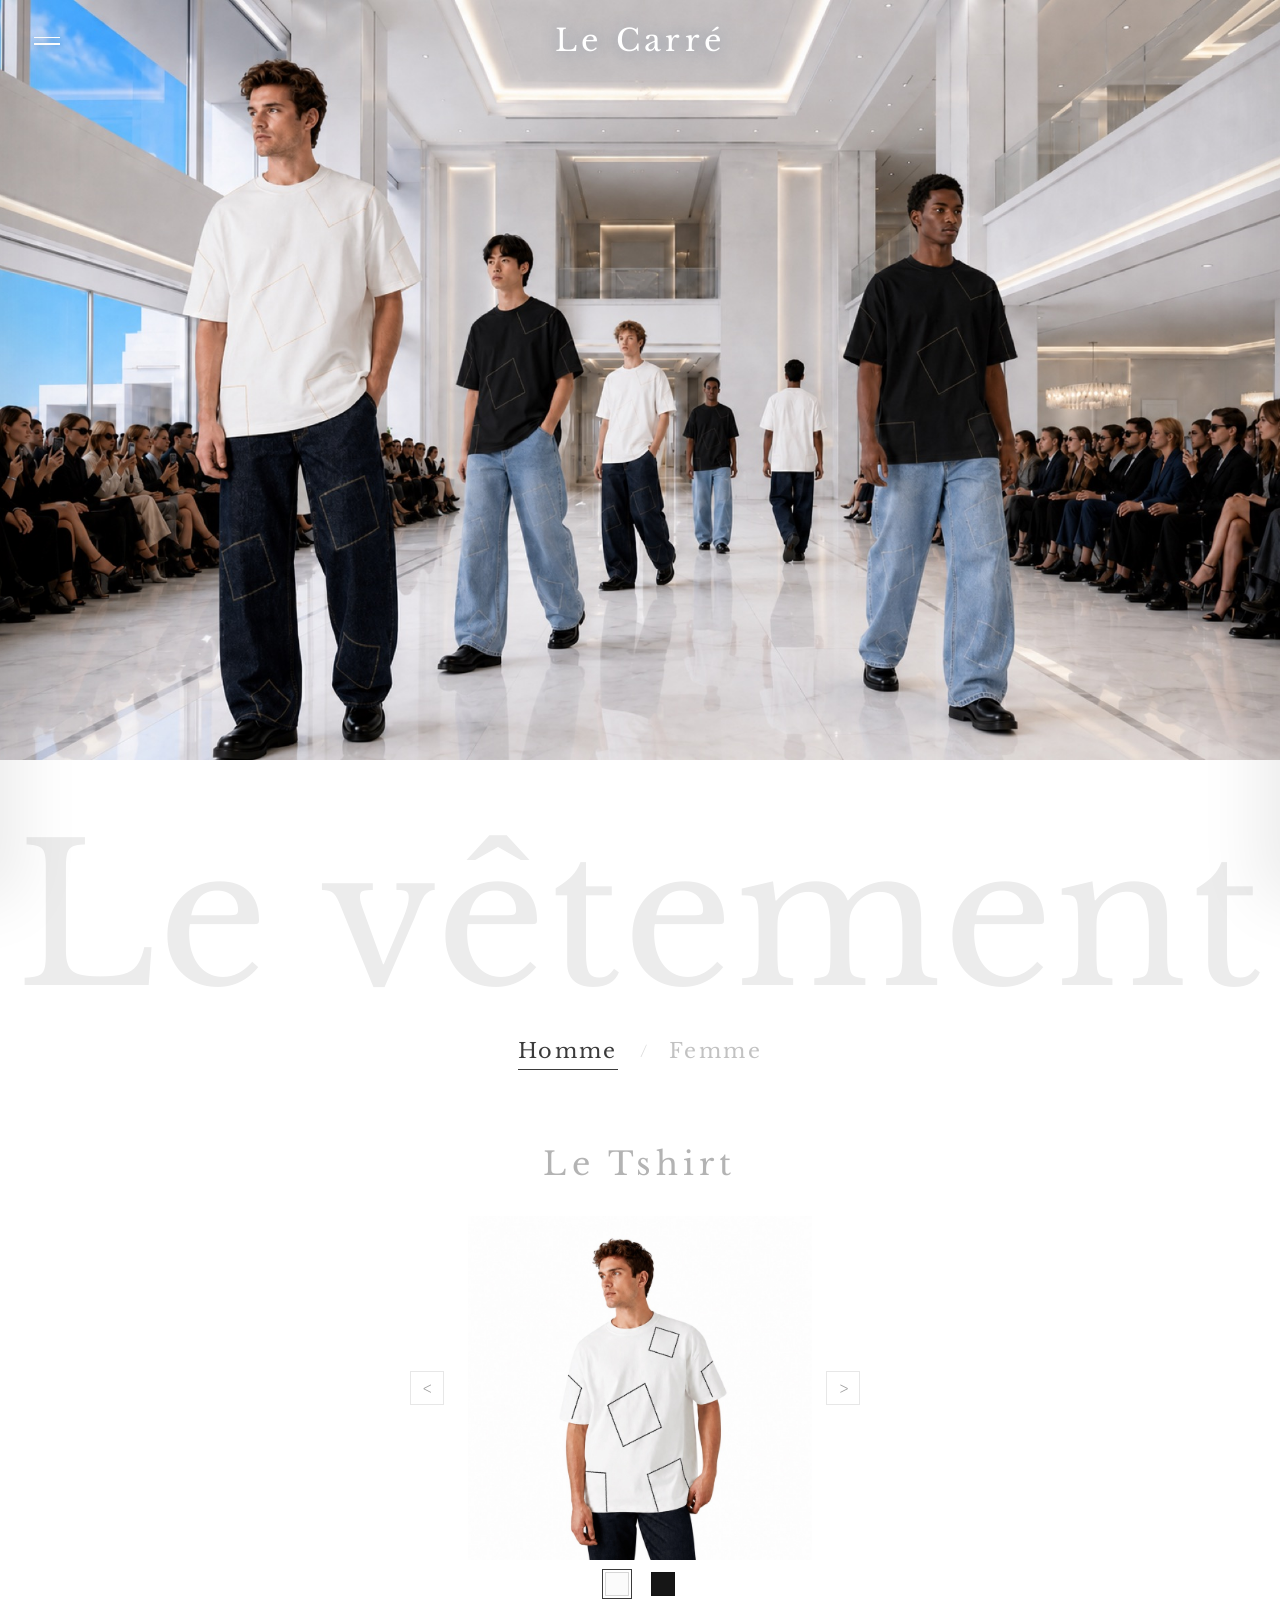
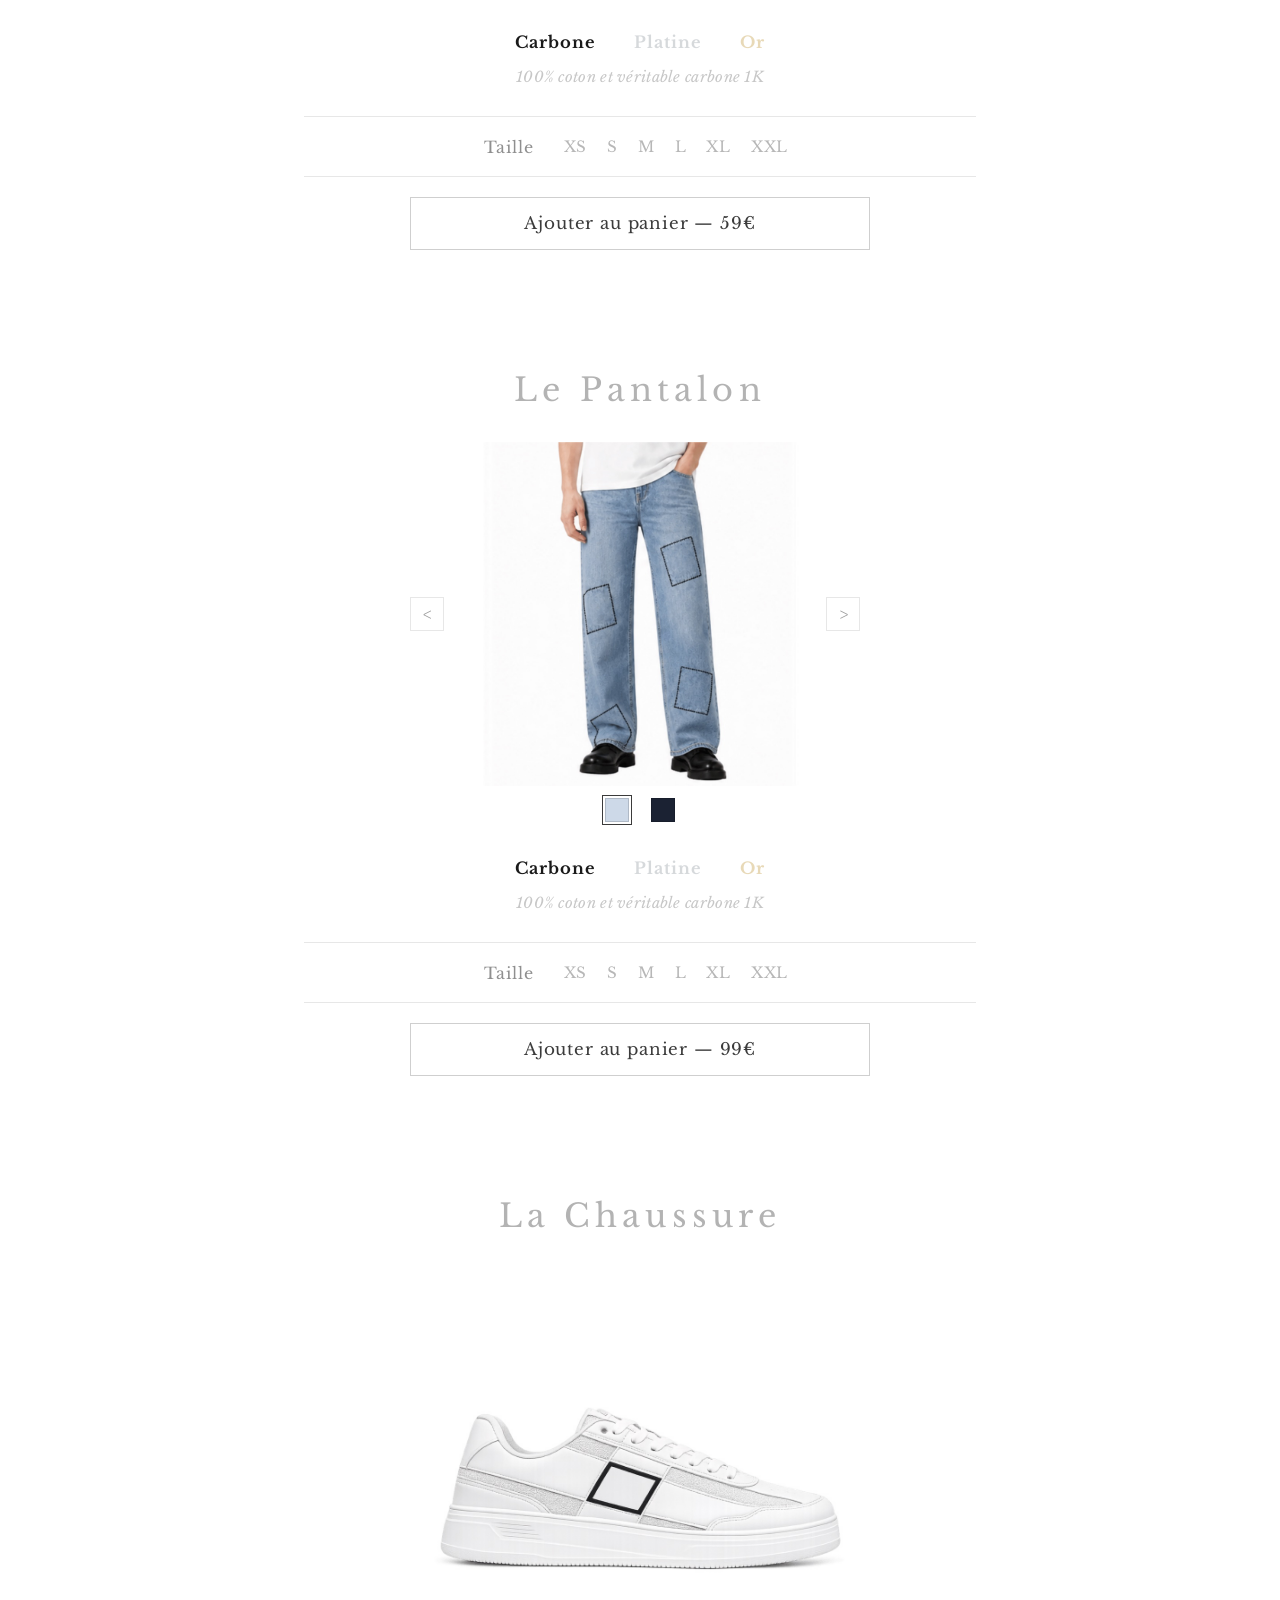
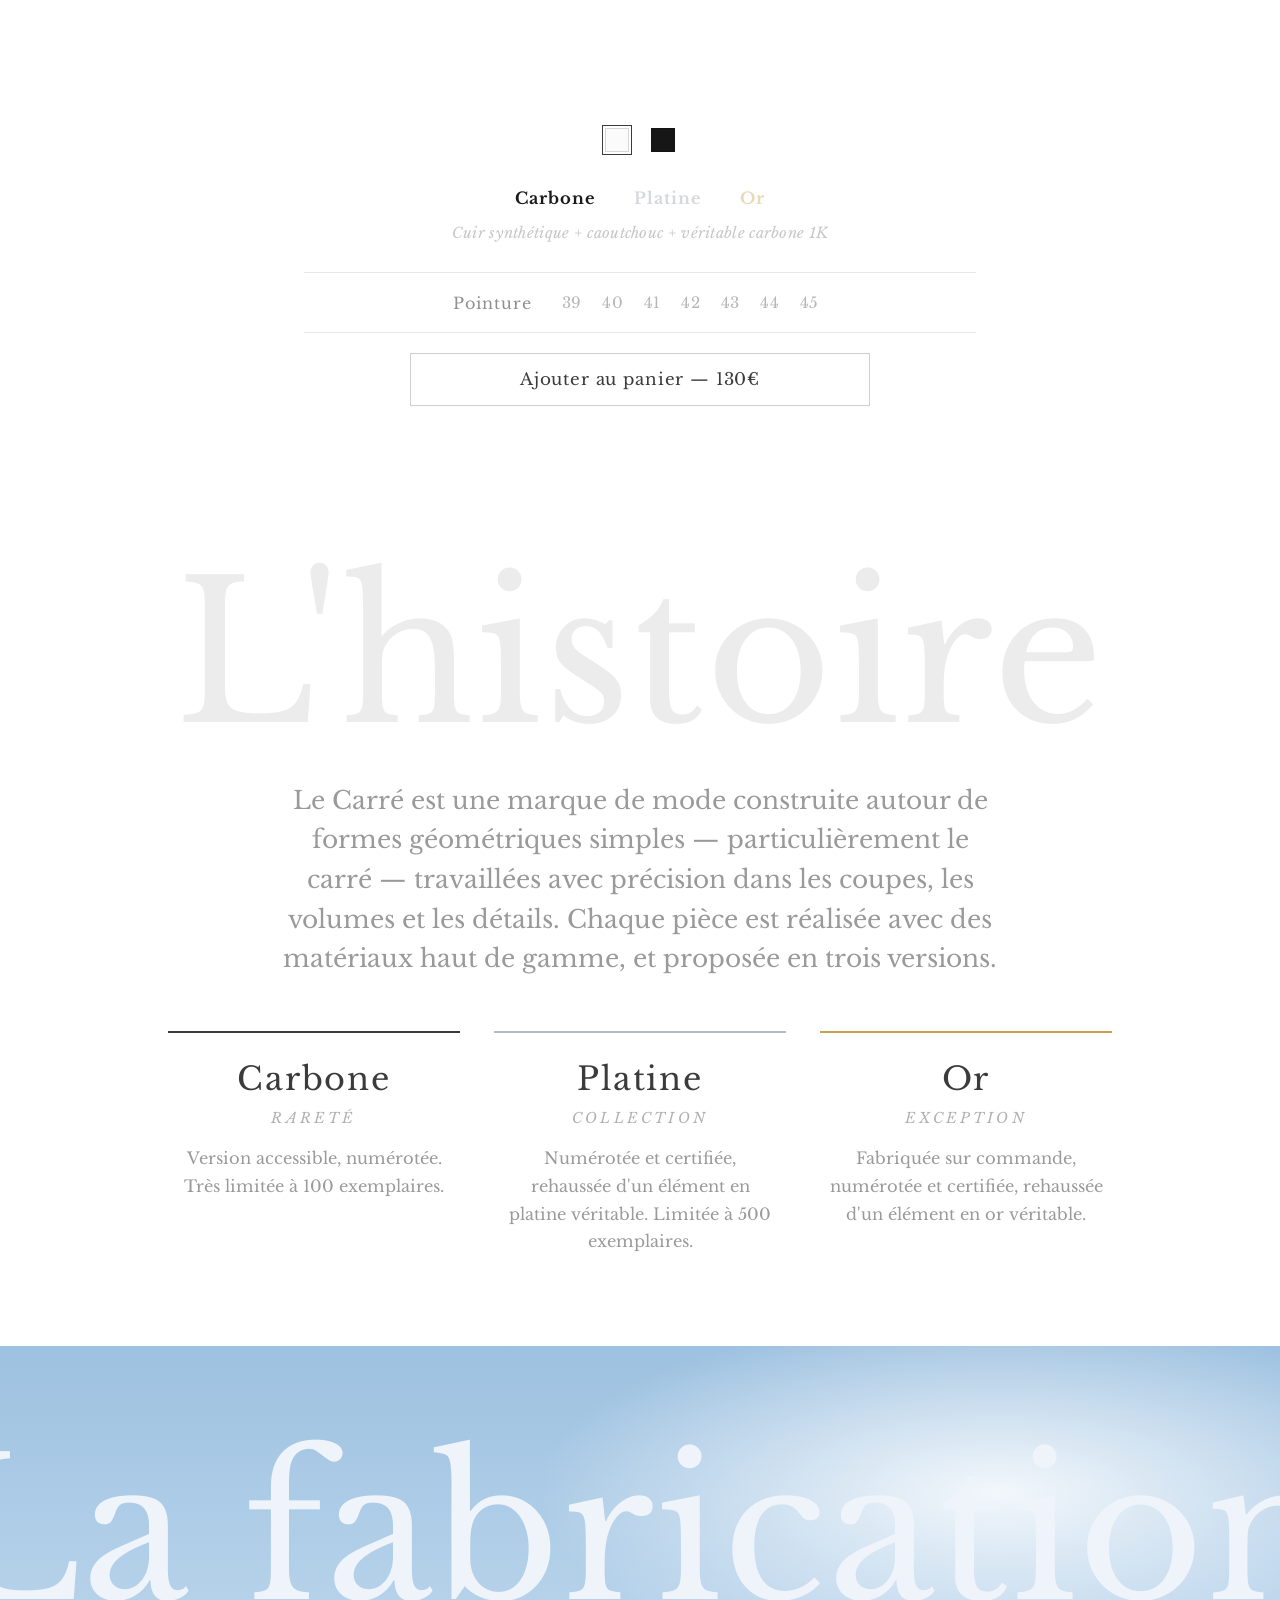
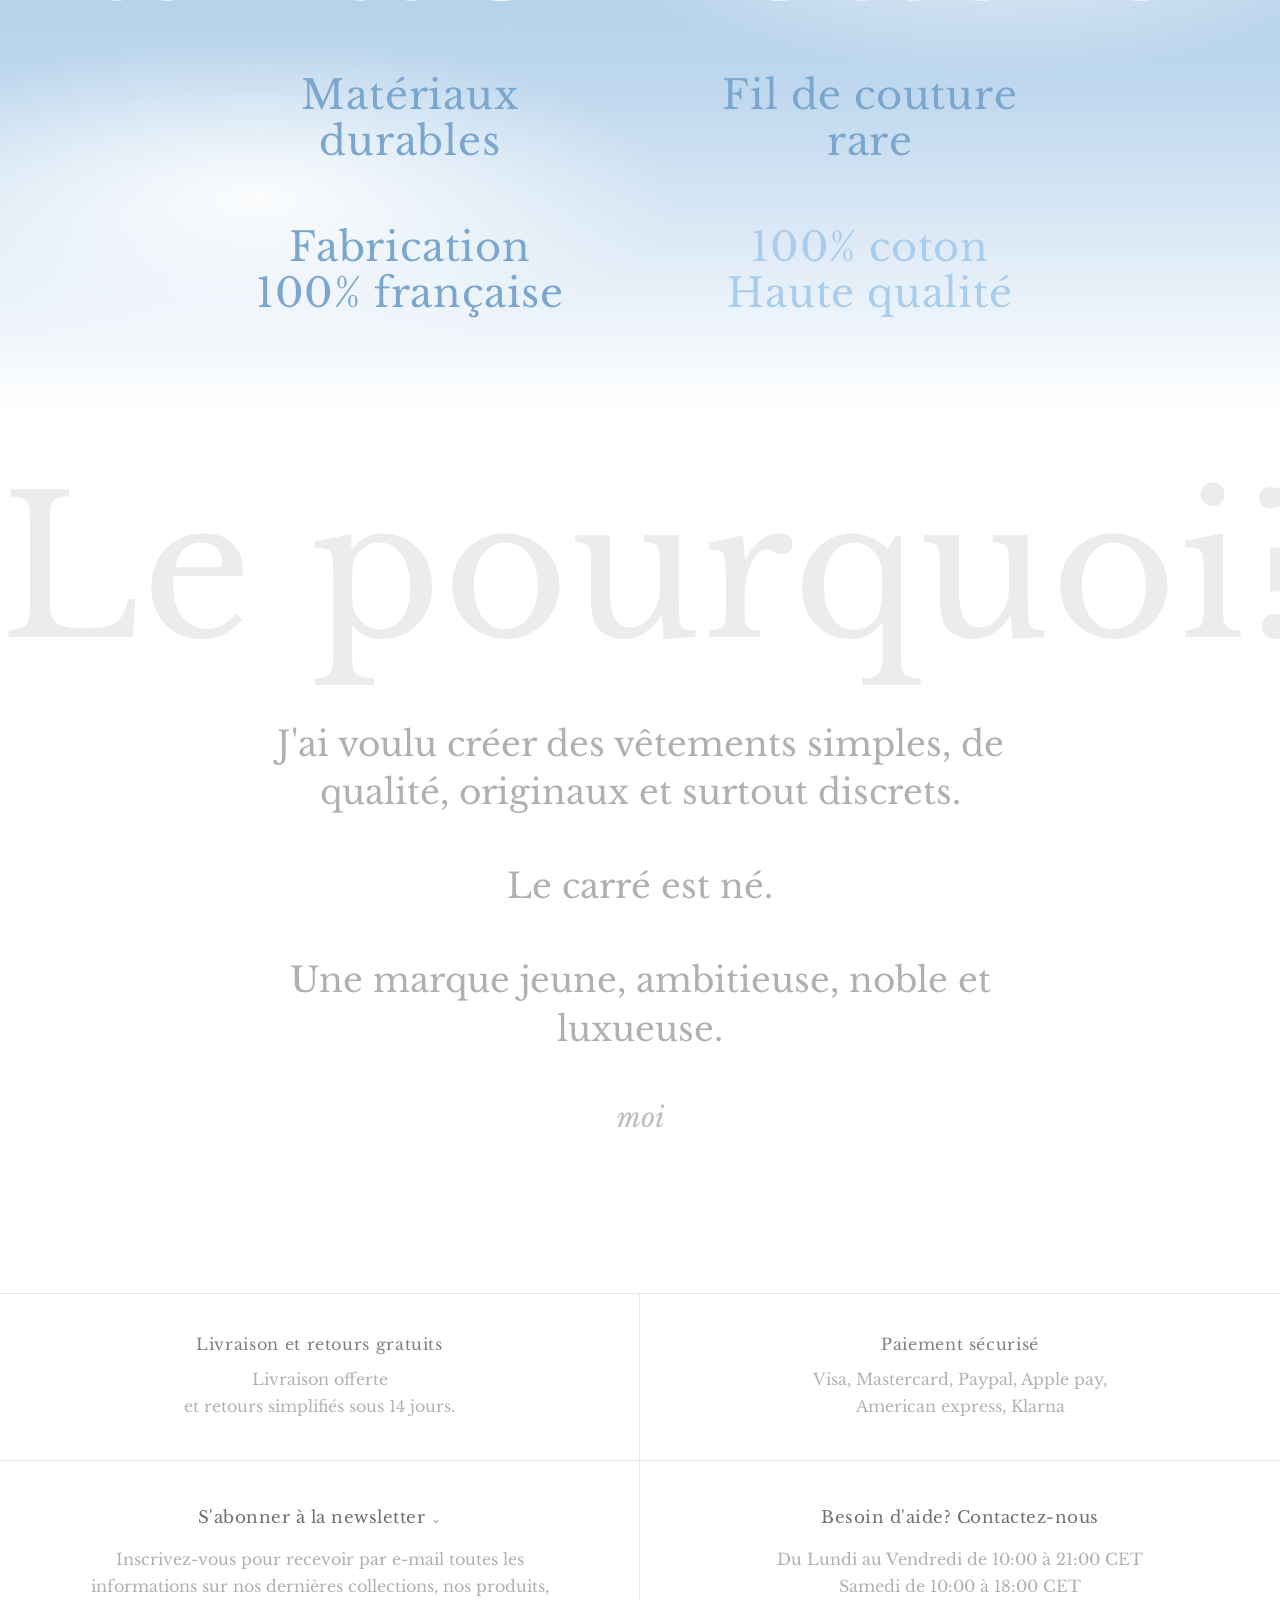
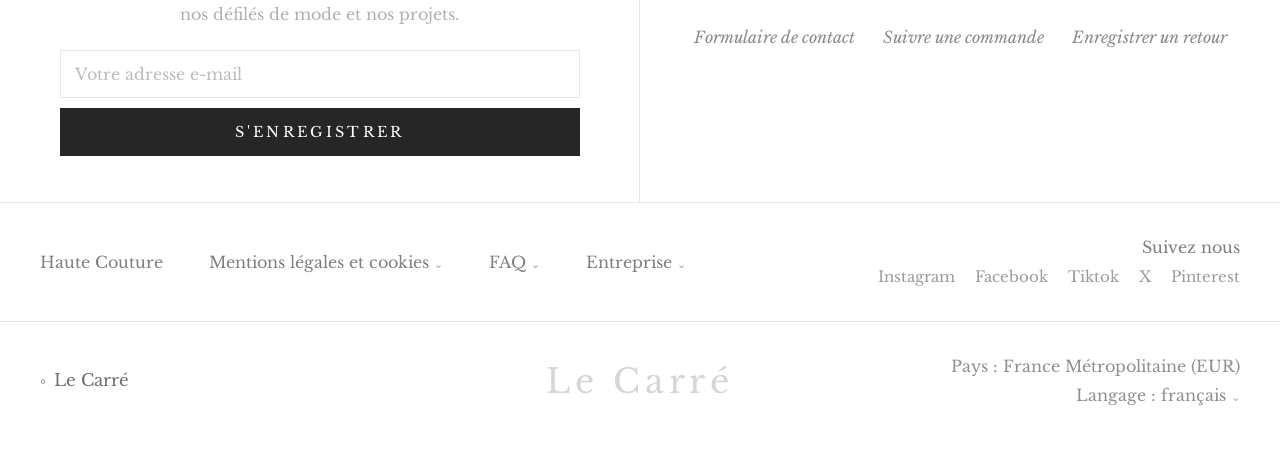
<file: index.html>
<!DOCTYPE html>
<html lang="fr">
<head>
  <meta charset="UTF-8" />
  <meta name="viewport" content="width=device-width, initial-scale=1.0" />
  <title>Le Carré — Vêtements simples, nobles et discrets. Fabrication 100% française.</title>
  <meta name="description" content="Le Carré — une marque jeune, ambitieuse, noble et luxueuse. Vêtements 100% coton, fabrication française, fil de couture rare doré ou argenté." />
  <link rel="preconnect" href="https://fonts.googleapis.com" />
  <link rel="preconnect" href="https://fonts.gstatic.com" crossorigin />
  <link href="https://fonts.googleapis.com/css2?family=Libre+Baskerville:ital,wght@0,400;0,700;1,400&display=swap" rel="stylesheet" />
  <link rel="stylesheet" href="styles.css?v=21" />
</head>
<body>

  <!-- ============ HEADER ============ -->
  <header class="site-header" id="siteHeader">
    <button class="header-menu" aria-label="Menu">
      <span></span><span></span>
    </button>
    <a href="#top" class="header-wordmark">Le Carré</a>
    <button class="header-cart" aria-label="Panier">
      <svg class="cart-icon" viewBox="0 0 24 24" fill="none" stroke="currentColor" stroke-width="1.4" stroke-linecap="round" stroke-linejoin="round" aria-hidden="true">
        <path d="M5.5 8 H18.5 L17.5 20.5 H6.5 Z" />
        <path d="M9 8 V6.5 a3 3 0 0 1 6 0 V8" />
      </svg>
      <span class="cart-label">Panier</span>
      <span class="cart-count" id="cartCount">0</span>
    </button>
  </header>

  <main id="top">

    <!-- ============ HERO ============ -->
    <section class="hero">
      <div class="hero-image" role="img" aria-label="Le Carré — intérieur épuré et lumineux, tout en blanc"></div>
    </section>

    <!-- ============ COLLECTION ============ -->
    <section class="section collection" id="collection">
      <h2 class="giant-title">Le vêtement</h2>

      <div class="gender-switch" role="tablist" aria-label="Choisir la collection">
        <button class="gender-btn is-active" data-gender="homme" role="tab" aria-selected="true">Homme</button>
        <span class="gender-sep" aria-hidden="true">/</span>
        <button class="gender-btn" data-gender="femme" role="tab" aria-selected="false">Femme</button>
      </div>

      <div class="products products-homme" data-gender="homme">

        <!-- LE TSHIRT -->
        <article class="product" data-product="tshirt">
          <h3 class="product-name">Le Tshirt</h3>

          <div class="carousel">
            <button class="carousel-arrow prev" aria-label="Image précédente">&lt;</button>
            <div class="carousel-viewport">
              <div class="carousel-track"></div>
            </div>
            <button class="carousel-arrow next" aria-label="Image suivante">&gt;</button>
            <div class="carousel-dots"></div>
          </div>

          <div class="colors">
            <button class="color-btn is-selected" data-color="blanc" aria-label="Blanc"><span class="color-chip chip-white"></span></button>
            <button class="color-btn" data-color="noir" aria-label="Noir"><span class="color-chip chip-black"></span></button>
          </div>

<div class="gammes">
            <button class="gamme-btn is-selected" data-gamme="carbone">Carbone</button>
            <button class="gamme-btn" data-gamme="platine">Platine</button>
            <button class="gamme-btn" data-gamme="or">Or</button>
          </div>
          <p class="material-note"></p>

          <div class="sizes">
            <span class="sizes-label">Taille</span>
            <div class="size-options">
              <button class="size">XS</button>
              <button class="size">S</button>
              <button class="size">M</button>
              <button class="size">L</button>
              <button class="size">XL</button>
              <button class="size">XXL</button>
            </div>
          </div>

          <button class="add-to-cart" data-price="139">Ajouter au panier — 139€</button>        </article>

        <!-- LE PANTALON -->
        <article class="product" data-product="pantalon">
          <h3 class="product-name">Le Pantalon</h3>

          <div class="carousel">
            <button class="carousel-arrow prev" aria-label="Image précédente">&lt;</button>
            <div class="carousel-viewport">
              <div class="carousel-track"></div>
            </div>
            <button class="carousel-arrow next" aria-label="Image suivante">&gt;</button>
            <div class="carousel-dots"></div>
          </div>

          <div class="colors">
            <button class="color-btn is-selected" data-color="clair" aria-label="Clair"><span class="color-chip chip-lightdenim"></span></button>
            <button class="color-btn" data-color="noir" aria-label="Foncé"><span class="color-chip chip-darkdenim"></span></button>
          </div>

<div class="gammes">
            <button class="gamme-btn is-selected" data-gamme="carbone">Carbone</button>
            <button class="gamme-btn" data-gamme="platine">Platine</button>
            <button class="gamme-btn" data-gamme="or">Or</button>
          </div>
          <p class="material-note"></p>

          <div class="sizes">
            <span class="sizes-label">Taille</span>
            <div class="size-options">
              <button class="size">XS</button>
              <button class="size">S</button>
              <button class="size">M</button>
              <button class="size">L</button>
              <button class="size">XL</button>
              <button class="size">XXL</button>
            </div>
          </div>

          <button class="add-to-cart" data-price="219">Ajouter au panier — 219€</button>        </article>

        <!-- LA CHAUSSURE -->
        <article class="product" data-product="chaussure">
          <h3 class="product-name">La Chaussure</h3>

          <div class="carousel">
            <button class="carousel-arrow prev" aria-label="Image précédente">&lt;</button>
            <div class="carousel-viewport"><div class="carousel-track"></div></div>
            <button class="carousel-arrow next" aria-label="Image suivante">&gt;</button>
            <div class="carousel-dots"></div>
          </div>

                    <div class="colors">
            <button class="color-btn is-selected" data-color="blanc" aria-label="Blanc"><span class="color-chip chip-white"></span></button>
            <button class="color-btn" data-color="noir" aria-label="Noir"><span class="color-chip chip-black"></span></button>
          </div>

<div class="gammes">
            <button class="gamme-btn is-selected" data-gamme="carbone">Carbone</button>
            <button class="gamme-btn" data-gamme="platine">Platine</button>
            <button class="gamme-btn" data-gamme="or">Or</button>
          </div>
          <p class="material-note"></p>

          <div class="sizes">
            <span class="sizes-label">Pointure</span>
            <div class="size-options">
              <button class="size">39</button>
              <button class="size">40</button>
              <button class="size">41</button>
              <button class="size">42</button>
              <button class="size">43</button>
              <button class="size">44</button>
              <button class="size">45</button>
            </div>
          </div>

          <button class="add-to-cart" data-price="790">Ajouter au panier — 790€</button>
        </article>

      </div>

      <!-- ===== COLLECTION FEMME ===== -->
      <div class="products products-femme" data-gender="femme" hidden>

        <!-- LE TSHIRT FEMME -->
        <article class="product" data-product="tshirt-femme">
          <h3 class="product-name">Le Tshirt</h3>

          <div class="carousel">
            <button class="carousel-arrow prev" aria-label="Image précédente">&lt;</button>
            <div class="carousel-viewport"><div class="carousel-track"></div></div>
            <button class="carousel-arrow next" aria-label="Image suivante">&gt;</button>
            <div class="carousel-dots"></div>
          </div>

          <div class="colors">
            <button class="color-btn is-selected" data-color="blanc" aria-label="Blanc"><span class="color-chip chip-white"></span></button>
            <button class="color-btn" data-color="noir" aria-label="Noir"><span class="color-chip chip-black"></span></button>
          </div>

<div class="gammes">
            <button class="gamme-btn is-selected" data-gamme="carbone">Carbone</button>
            <button class="gamme-btn" data-gamme="platine">Platine</button>
            <button class="gamme-btn" data-gamme="or">Or</button>
          </div>
          <p class="material-note"></p>

          <div class="sizes">
            <span class="sizes-label">Taille</span>
            <div class="size-options">
              <button class="size">XS</button>
              <button class="size">S</button>
              <button class="size">M</button>
              <button class="size">L</button>
              <button class="size">XL</button>
              <button class="size">XXL</button>
            </div>
          </div>

          <button class="add-to-cart" data-price="139">Ajouter au panier — 139€</button>        </article>

        <!-- LE PANTALON FEMME -->
        <article class="product" data-product="pantalon-femme">
          <h3 class="product-name">Le Pantalon</h3>

          <div class="carousel">
            <button class="carousel-arrow prev" aria-label="Image précédente">&lt;</button>
            <div class="carousel-viewport"><div class="carousel-track"></div></div>
            <button class="carousel-arrow next" aria-label="Image suivante">&gt;</button>
            <div class="carousel-dots"></div>
          </div>

          <div class="colors">
            <button class="color-btn is-selected" data-color="clair" aria-label="Clair"><span class="color-chip chip-lightdenim"></span></button>
            <button class="color-btn" data-color="noir" aria-label="Foncé"><span class="color-chip chip-darkdenim"></span></button>
          </div>

<div class="gammes">
            <button class="gamme-btn is-selected" data-gamme="carbone">Carbone</button>
            <button class="gamme-btn" data-gamme="platine">Platine</button>
            <button class="gamme-btn" data-gamme="or">Or</button>
          </div>
          <p class="material-note"></p>

          <div class="sizes">
            <span class="sizes-label">Taille</span>
            <div class="size-options">
              <button class="size">XS</button>
              <button class="size">S</button>
              <button class="size">M</button>
              <button class="size">L</button>
              <button class="size">XL</button>
              <button class="size">XXL</button>
            </div>
          </div>

          <button class="add-to-cart" data-price="219">Ajouter au panier — 219€</button>        </article>

        <!-- LA CHAUSSURE FEMME -->
        <article class="product" data-product="chaussure-femme">
          <h3 class="product-name">La Chaussure</h3>

          <div class="carousel">
            <button class="carousel-arrow prev" aria-label="Image précédente">&lt;</button>
            <div class="carousel-viewport"><div class="carousel-track"></div></div>
            <button class="carousel-arrow next" aria-label="Image suivante">&gt;</button>
            <div class="carousel-dots"></div>
          </div>

                    <div class="colors">
            <button class="color-btn is-selected" data-color="blanc" aria-label="Blanc"><span class="color-chip chip-white"></span></button>
            <button class="color-btn" data-color="noir" aria-label="Noir"><span class="color-chip chip-black"></span></button>
          </div>

<div class="gammes">
            <button class="gamme-btn is-selected" data-gamme="carbone">Carbone</button>
            <button class="gamme-btn" data-gamme="platine">Platine</button>
            <button class="gamme-btn" data-gamme="or">Or</button>
          </div>
          <p class="material-note"></p>

          <div class="sizes">
            <span class="sizes-label">Pointure</span>
            <div class="size-options">
              <button class="size">35</button>
              <button class="size">36</button>
              <button class="size">37</button>
              <button class="size">38</button>
              <button class="size">39</button>
              <button class="size">40</button>
              <button class="size">41</button>
            </div>
          </div>

          <button class="add-to-cart" data-price="130">Ajouter au panier — 130€</button>
        </article>

      </div>
    </section>

    <!-- ============ L'HISTOIRE ============ -->
    <section class="section histoire" id="histoire">
      <h2 class="giant-title">L'histoire</h2>
      <div class="histoire-intro">
        <p>Le Carré est une marque de mode construite autour de formes géométriques simples — particulièrement le carré — travaillées avec précision dans les coupes, les volumes et les détails. Chaque pièce est réalisée avec des matériaux haut de gamme, et proposée en trois versions.</p>
      </div>
      <div class="tiers">
        <div class="tier tier--carbone">
          <span class="tier-name">Carbone</span>
          <span class="tier-word">Rareté</span>
          <p class="tier-desc">Version accessible, numérotée. Très limitée à 100 exemplaires.</p>
        </div>
        <div class="tier tier--platine">
          <span class="tier-name">Platine</span>
          <span class="tier-word">Collection</span>
          <p class="tier-desc">Numérotée et certifiée, rehaussée d'un élément en platine véritable. Limitée à 500 exemplaires.</p>
        </div>
        <div class="tier tier--or">
          <span class="tier-name">Or</span>
          <span class="tier-word">Exception</span>
          <p class="tier-desc">Fabriquée sur commande, numérotée et certifiée, rehaussée d'un élément en or véritable.</p>
        </div>
      </div>
    </section>

    <!-- ============ FABRICATION ============ -->
    <section class="section fabrication" id="fabrication">
      <div class="sky">
        <h2 class="giant-title on-sky">La fabrication</h2>
        <ul class="features">
          <li class="feature f1">Matériaux<br>durables</li>
          <li class="feature f2">Fil de couture<br>rare</li>
          <li class="feature f3">Fabrication<br>100% française</li>
          <li class="feature f4">100% coton<br>Haute qualité</li>
        </ul>
      </div>
    </section>

    <!-- ============ LE POURQUOI ============ -->
    <section class="section pourquoi" id="pourquoi">
      <h2 class="giant-title">Le pourquoi?</h2>
      <div class="story">
        <p>J'ai voulu créer des vêtements simples, de qualité, originaux et surtout discrets.</p>
        <p>Le carré est né.</p>
        <p>Une marque jeune, ambitieuse, noble et luxueuse.</p>
        <p class="signature">moi</p>
      </div>
    </section>

  </main>

  <!-- ============ FOOTER ============ -->
  <footer class="site-footer">

    <div class="assurances">
      <div class="assurance">
        <p class="assurance-title">Livraison et retours gratuits</p>
        <p class="assurance-text">Livraison offerte<br>et retours simplifiés sous 14 jours.</p>
      </div>
      <div class="assurance">
        <p class="assurance-title">Paiement sécurisé</p>
        <p class="assurance-text">Visa, Mastercard, Paypal, Apple pay,<br>American express, Klarna</p>
      </div>
    </div>

    <div class="footer-mid">
      <div class="newsletter">
        <p class="newsletter-title">S'abonner à la newsletter <span class="chev">⌄</span></p>
        <p class="newsletter-text">Inscrivez-vous pour recevoir par e-mail toutes les informations sur nos dernières collections, nos produits, nos défilés de mode et nos projets.</p>
        <form class="newsletter-form" id="newsletterForm">
          <input type="email" placeholder="Votre adresse e-mail" aria-label="Adresse e-mail" required />
          <button type="submit">S'ENREGISTRER</button>
        </form>
      </div>
      <div class="help">
        <p class="help-title">Besoin d'aide? Contactez-nous</p>
        <p class="help-hours">Du Lundi au Vendredi de 10:00 à 21:00 CET<br>Samedi de 10:00 à 18:00 CET</p>
        <nav class="help-links">
          <a href="#">Formulaire de contact</a>
          <a href="#">Suivre une commande</a>
          <a href="#">Enregistrer un retour</a>
        </nav>
      </div>
    </div>

    <div class="footer-links">
      <div class="footer-cols">
        <a href="couture.html">Haute Couture</a>
        <span>Mentions légales et cookies <span class="chev">⌄</span></span>
        <span>FAQ <span class="chev">⌄</span></span>
        <span>Entreprise <span class="chev">⌄</span></span>
      </div>
      <div class="socials">
        <p class="socials-title">Suivez nous</p>
        <nav>
          <a href="#">Instagram</a>
          <a href="#">Facebook</a>
          <a href="#">Tiktok</a>
          <a href="#">X</a>
          <a href="#">Pinterest</a>
        </nav>
      </div>
    </div>

    <div class="footer-bottom">
      <span class="fb-brand"><span class="dot">◦</span> Le Carré</span>
      <span class="fb-logo">Le Carré</span>
      <span class="fb-region">
        Pays : France Métropolitaine (EUR)<br>
        Langage : français <span class="chev">⌄</span>
      </span>
    </div>

  </footer>

  <!-- Cart toast -->
  <div class="cart-toast" id="cartToast" role="status" aria-live="polite"></div>

  <!-- Panier (tiroir) -->
  <div class="cart-overlay" id="cartOverlay"></div>
  <aside class="cart-drawer" id="cartDrawer" aria-label="Panier">
    <div class="cart-head">
      <span class="cart-title">Votre panier</span>
      <button class="cart-close" id="cartClose" aria-label="Fermer le panier">✕</button>
    </div>
    <div class="cart-body" id="cartBody"></div>
    <div class="cart-foot">
      <div class="cart-total-row"><span>Total</span><span id="cartTotal">0€</span></div>
      <button class="cart-checkout" id="cartCheckout" disabled>Passer au paiement</button>
      <p class="cart-foot-note">Livraison offerte · retours simplifiés sous 14 jours</p>
    </div>
  </aside>

  <!-- Menu (tiroir gauche) -->
  <div class="menu-overlay" id="menuOverlay"></div>
  <aside class="menu-drawer" id="menuDrawer" aria-label="Menu">
    <button class="menu-close" id="menuClose" aria-label="Fermer le menu">✕</button>
    <nav class="menu-nav">
      <a href="index.html">La boutique</a>
      <a href="index.html#collection">Le vêtement</a>
      <a href="index.html#histoire" class="menu-sub">L'histoire</a>
      <a href="index.html#fabrication" class="menu-sub">La fabrication</a>
      <a href="index.html#pourquoi" class="menu-sub">Le pourquoi ?</a>
      <a href="couture.html">Haute Couture</a>
      <a href="sculpture.html">La sculpture</a>
    </nav>
    <p class="menu-foot">Le Carré</p>
  </aside>

  <script src="cart.js?v=21"></script>
  <script src="script.js?v=21"></script>
</body>
</html>
</file>
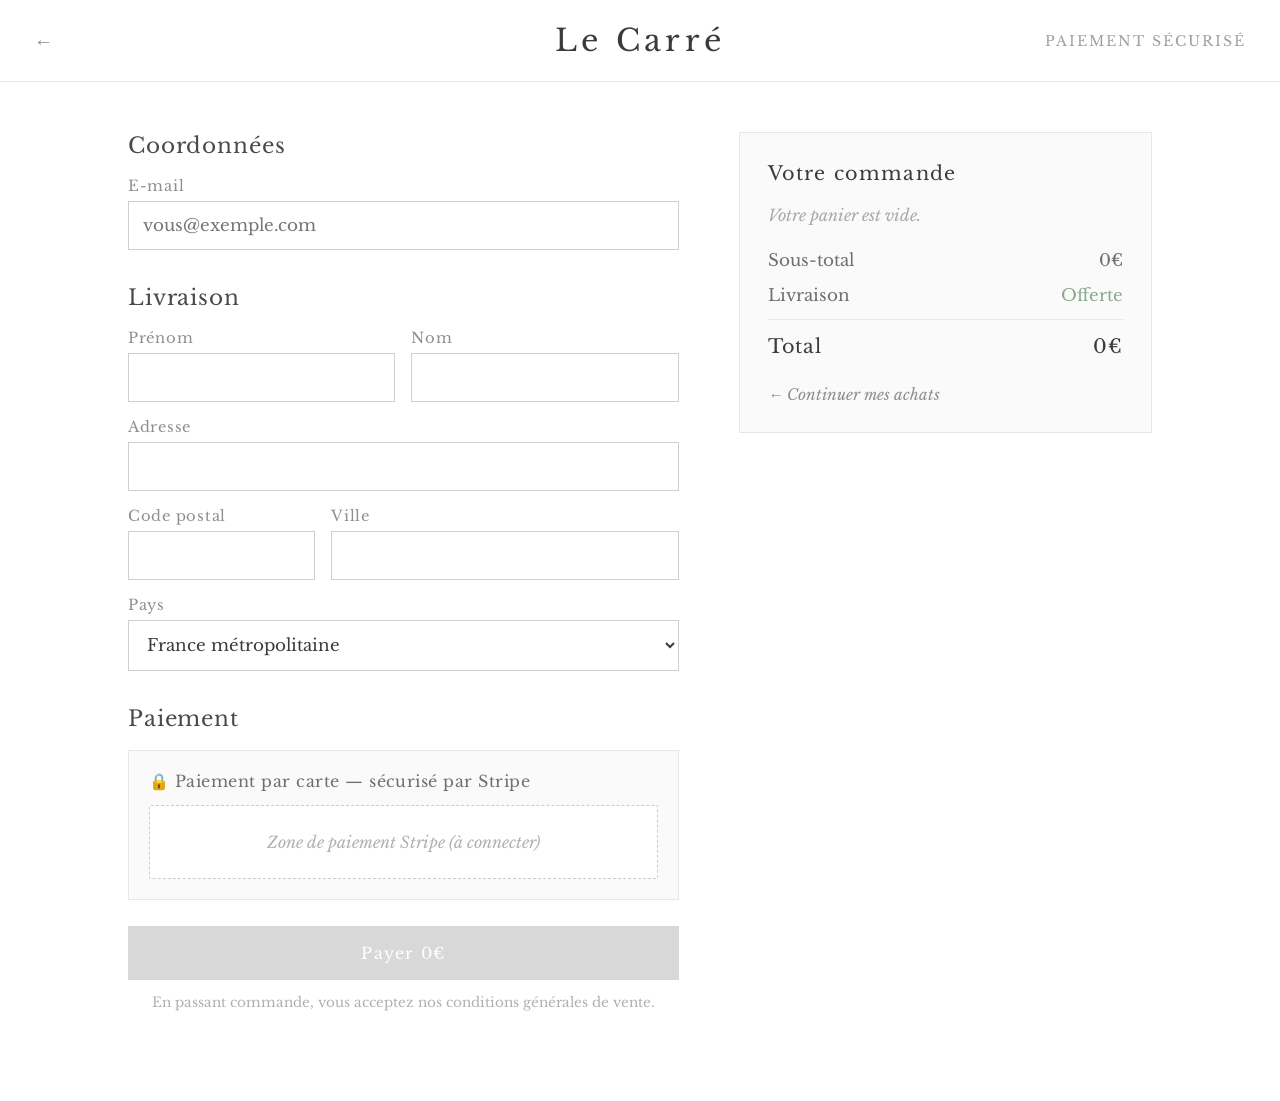
<file: checkout.html>
<!DOCTYPE html>
<html lang="fr">
<head>
  <meta charset="UTF-8" />
  <meta name="viewport" content="width=device-width, initial-scale=1.0" />
  <title>Le Carré — Paiement</title>
  <meta name="description" content="Finalisez votre commande Le Carré." />
  <link href="https://fonts.googleapis.com/css2?family=Libre+Baskerville:ital,wght@0,400;0,700;1,400&display=swap" rel="stylesheet" />
  <link rel="stylesheet" href="styles.css?v=21" />
</head>
<body>

  <header class="checkout-header">
    <a href="index.html" class="co-back" aria-label="Retour à la boutique">←</a>
    <a href="index.html" class="header-wordmark co-logo">Le Carré</a>
    <span class="co-secure">Paiement sécurisé</span>
  </header>

  <main class="checkout">

    <!-- Colonne gauche : coordonnées + livraison + paiement -->
    <section class="checkout-form">
      <form id="checkoutForm" novalidate>

        <h2 class="co-step">Coordonnées</h2>
        <div class="co-field">
          <label for="email">E-mail</label>
          <input type="email" id="email" name="email" autocomplete="email" placeholder="vous@exemple.com" required />
        </div>

        <h2 class="co-step">Livraison</h2>
        <div class="co-row">
          <div class="co-field">
            <label for="firstname">Prénom</label>
            <input type="text" id="firstname" name="firstname" autocomplete="given-name" required />
          </div>
          <div class="co-field">
            <label for="lastname">Nom</label>
            <input type="text" id="lastname" name="lastname" autocomplete="family-name" required />
          </div>
        </div>
        <div class="co-field">
          <label for="address">Adresse</label>
          <input type="text" id="address" name="address" autocomplete="street-address" required />
        </div>
        <div class="co-row">
          <div class="co-field co-field-sm">
            <label for="zip">Code postal</label>
            <input type="text" id="zip" name="zip" autocomplete="postal-code" required />
          </div>
          <div class="co-field">
            <label for="city">Ville</label>
            <input type="text" id="city" name="city" autocomplete="address-level2" required />
          </div>
        </div>
        <div class="co-field">
          <label for="country">Pays</label>
          <select id="country" name="country">
            <option value="FR">France métropolitaine</option>
            <option value="BE">Belgique</option>
            <option value="CH">Suisse</option>
            <option value="LU">Luxembourg</option>
          </select>
        </div>

        <h2 class="co-step">Paiement</h2>
        <!-- ZONE DE PAIEMENT — à connecter à Stripe.
             Stripe fournit ses propres champs sécurisés (Stripe Elements) :
             aucune donnée de carte ne doit être saisie/collectée ici en dur.
             Point d'intégration : voir checkout.js (initStripe / montage des Elements). -->
        <div class="co-payment" id="paymentZone">
          <div class="co-payment-lock">🔒 Paiement par carte — sécurisé par Stripe</div>
          <div class="co-payment-placeholder" id="stripeMount">
            Zone de paiement Stripe (à connecter)
          </div>
        </div>

        <button type="submit" class="co-pay-btn" id="payBtn">Payer <span id="payTotal">0€</span></button>
        <p class="co-legal">En passant commande, vous acceptez nos conditions générales de vente.</p>
      </form>
    </section>

    <!-- Colonne droite : récapitulatif -->
    <aside class="checkout-summary">
      <h2 class="co-summary-title">Votre commande</h2>
      <div id="summaryItems" class="co-items"></div>
      <div class="co-totals">
        <div class="co-total-line"><span>Sous-total</span><span id="sumSubtotal">0€</span></div>
        <div class="co-total-line"><span>Livraison</span><span class="co-free">Offerte</span></div>
        <div class="co-total-line co-total-grand"><span>Total</span><span id="sumTotal">0€</span></div>
      </div>
      <a href="index.html" class="co-continue">← Continuer mes achats</a>
    </aside>

  </main>

  <div class="cart-toast" id="cartToast" role="status" aria-live="polite"></div>

  <script src="cart.js?v=21"></script>
  <script src="checkout.js?v=21"></script>
</body>
</html>
</file>
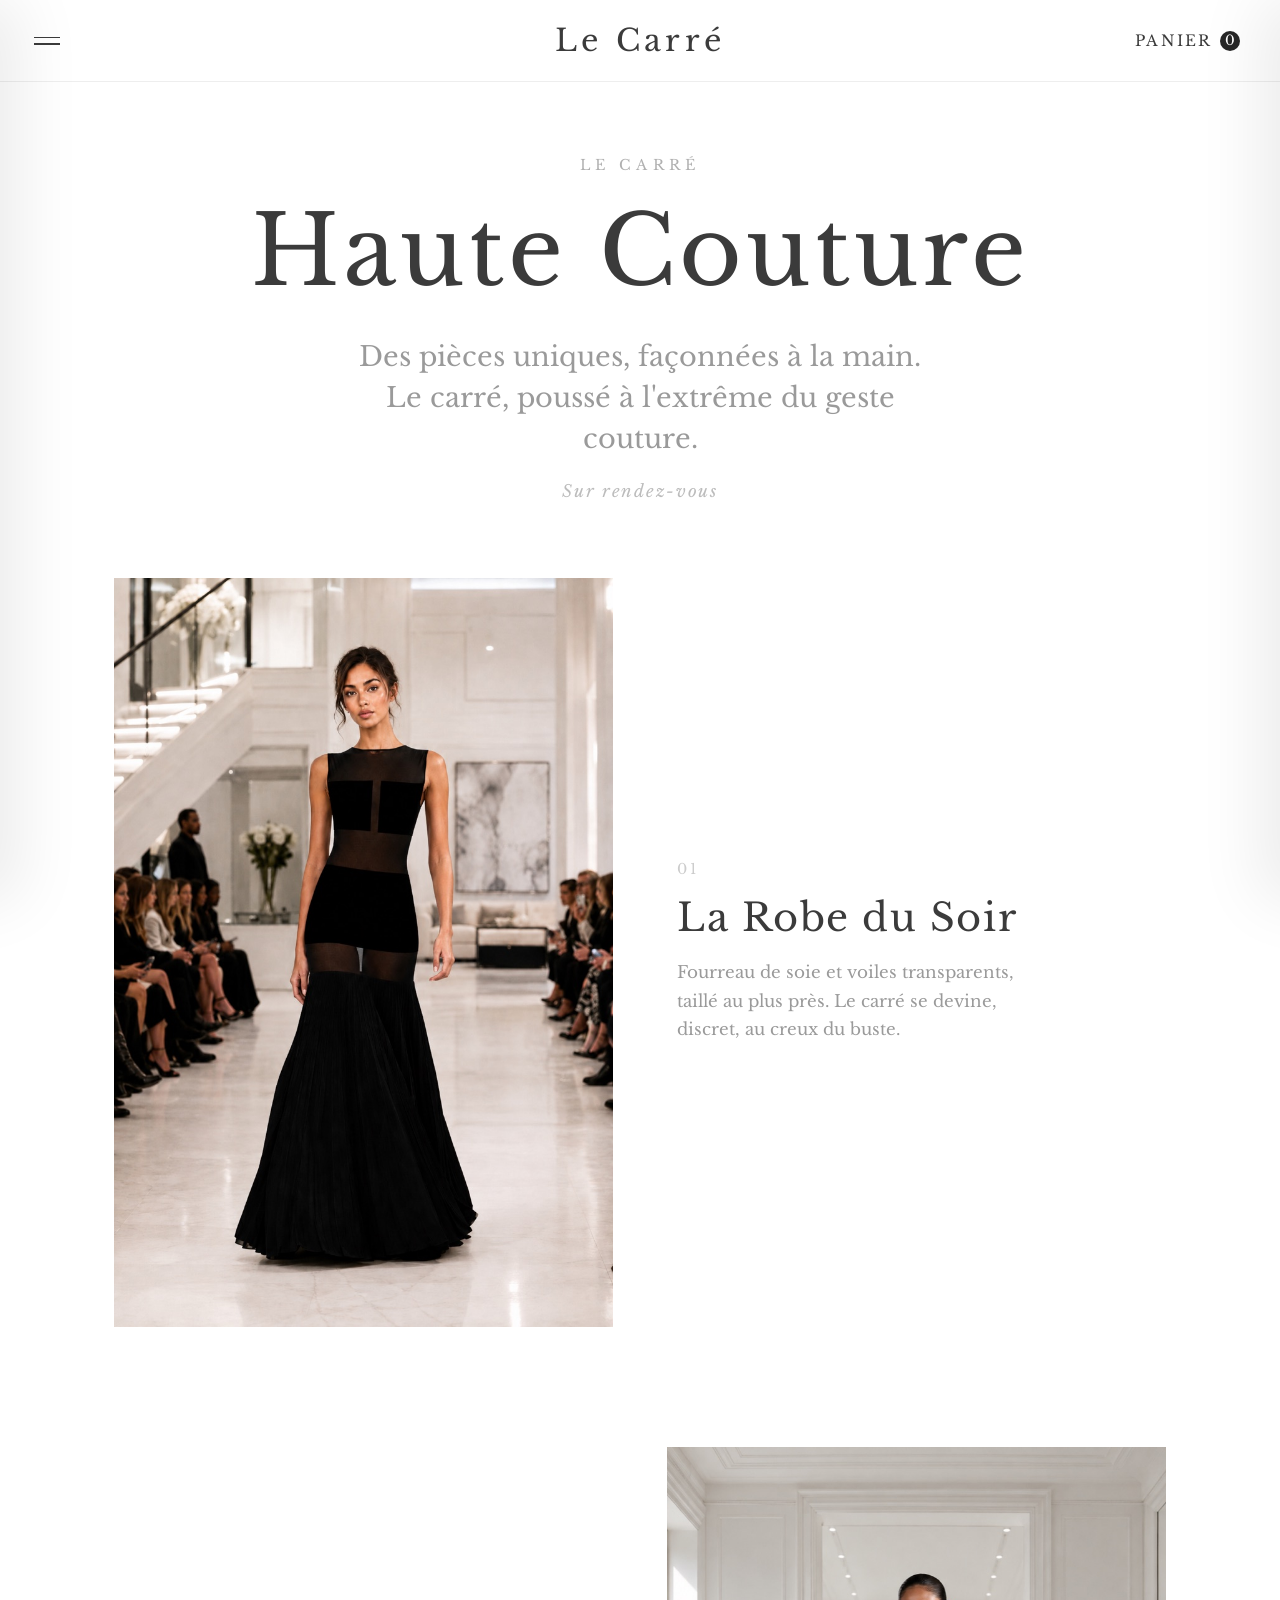
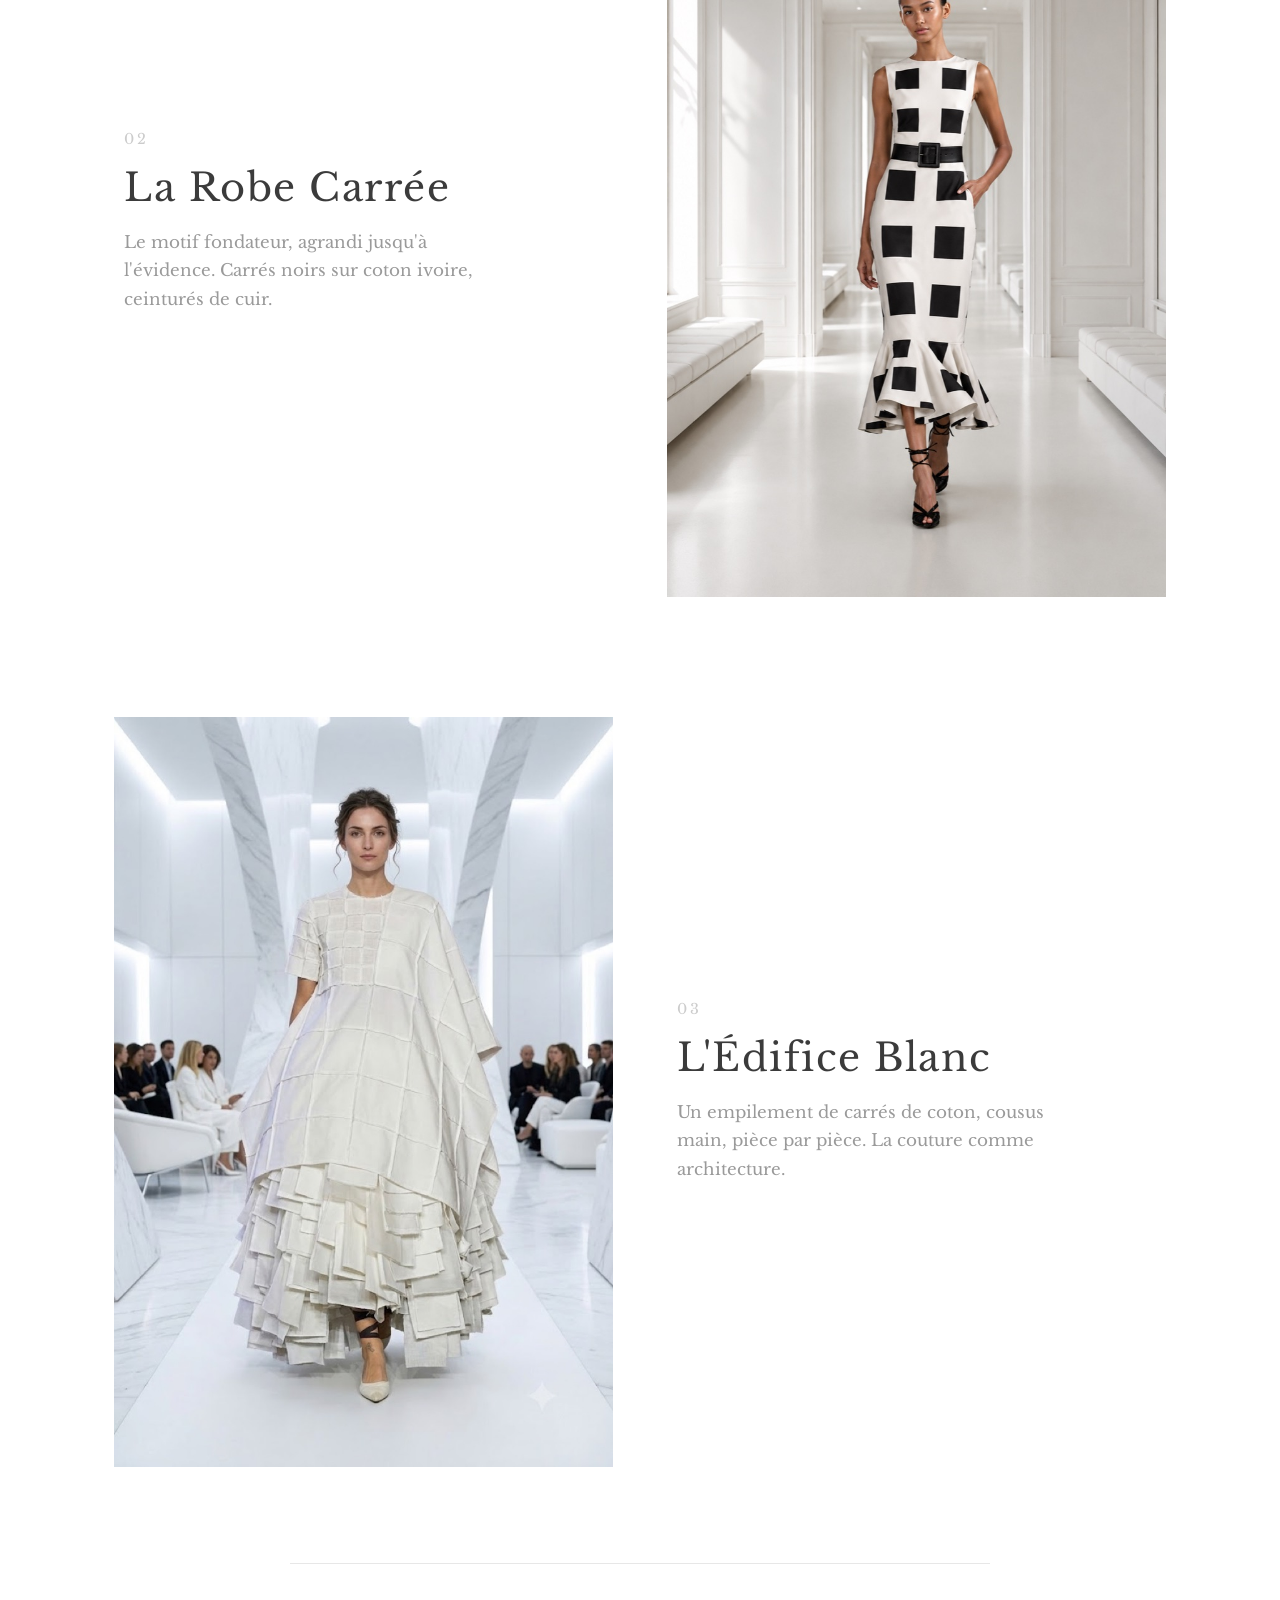
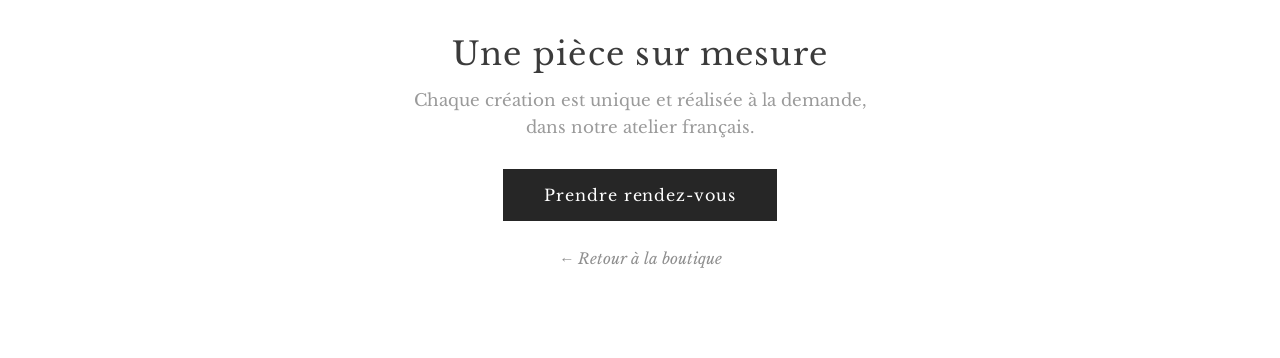
<file: couture.html>
<!DOCTYPE html>
<html lang="fr">
<head>
  <meta charset="UTF-8" />
  <meta name="viewport" content="width=device-width, initial-scale=1.0" />
  <title>Le Carré — Haute Couture</title>
  <meta name="description" content="Haute Couture Le Carré — des pièces uniques, façonnées à la main. Le carré poussé à l'extrême du geste couture. Sur rendez-vous." />
  <link href="https://fonts.googleapis.com/css2?family=Libre+Baskerville:ital,wght@0,400;0,700;1,400&display=swap" rel="stylesheet" />
  <link rel="stylesheet" href="styles.css?v=21" />
</head>
<body>

  <header class="site-header is-solid">
    <button class="header-menu" aria-label="Menu"><span></span><span></span></button>
    <a href="index.html" class="header-wordmark">Le Carré</a>
    <button class="header-cart" aria-label="Panier">
      <svg class="cart-icon" viewBox="0 0 24 24" fill="none" stroke="currentColor" stroke-width="1.4" stroke-linecap="round" stroke-linejoin="round" aria-hidden="true">
        <path d="M5.5 8 H18.5 L17.5 20.5 H6.5 Z" />
        <path d="M9 8 V6.5 a3 3 0 0 1 6 0 V8" />
      </svg>
      <span class="cart-label">Panier</span>
      <span class="cart-count" id="cartCount">0</span>
    </button>
  </header>

  <main class="couture">

    <section class="couture-intro">
      <p class="couture-eyebrow">Le Carré</p>
      <h1 class="couture-title">Haute Couture</h1>
      <p class="couture-lead">Des pièces uniques, façonnées à la main.<br>Le carré, poussé à l'extrême du geste couture.</p>
      <p class="couture-appt">Sur rendez-vous</p>
    </section>

    <section class="couture-gallery">

      <figure class="couture-piece">
        <div class="cp-media"><img src="images/couture-1.jpg" alt="Robe du soir noire, transparences et plissé" loading="lazy" /></div>
        <figcaption class="cp-caption">
          <span class="cp-index">01</span>
          <h2 class="cp-name">La Robe du Soir</h2>
          <p class="cp-desc">Fourreau de soie et voiles transparents, taillé au plus près. Le carré se devine, discret, au creux du buste.</p>
        </figcaption>
      </figure>

      <figure class="couture-piece">
        <div class="cp-media"><img src="images/couture-2.jpg" alt="Robe blanche à grands carrés noirs" loading="lazy" /></div>
        <figcaption class="cp-caption">
          <span class="cp-index">02</span>
          <h2 class="cp-name">La Robe Carrée</h2>
          <p class="cp-desc">Le motif fondateur, agrandi jusqu'à l'évidence. Carrés noirs sur coton ivoire, ceinturés de cuir.</p>
        </figcaption>
      </figure>

      <figure class="couture-piece">
        <div class="cp-media"><img src="images/couture-3.jpg" alt="Robe blanche architecturée en carrés de coton cousus main" loading="lazy" /></div>
        <figcaption class="cp-caption">
          <span class="cp-index">03</span>
          <h2 class="cp-name">L'Édifice Blanc</h2>
          <p class="cp-desc">Un empilement de carrés de coton, cousus main, pièce par pièce. La couture comme architecture.</p>
        </figcaption>
      </figure>

    </section>

    <section class="couture-cta">
      <p class="couture-cta-title">Une pièce sur mesure</p>
      <p class="couture-cta-text">Chaque création est unique et réalisée à la demande, dans notre atelier français.</p>
      <a href="index.html#contact" class="couture-cta-btn">Prendre rendez-vous</a>
      <a href="index.html" class="couture-back">← Retour à la boutique</a>
    </section>

  </main>

  <!-- Menu (tiroir gauche) -->
  <div class="menu-overlay" id="menuOverlay"></div>
  <aside class="menu-drawer" id="menuDrawer" aria-label="Menu">
    <button class="menu-close" id="menuClose" aria-label="Fermer le menu">✕</button>
    <nav class="menu-nav">
      <a href="index.html">La boutique</a>
      <a href="index.html#collection">Le vêtement</a>
      <a href="index.html#histoire" class="menu-sub">L'histoire</a>
      <a href="index.html#fabrication" class="menu-sub">La fabrication</a>
      <a href="index.html#pourquoi" class="menu-sub">Le pourquoi ?</a>
      <a href="couture.html">Haute Couture</a>
      <a href="sculpture.html">La sculpture</a>
    </nav>
    <p class="menu-foot">Le Carré</p>
  </aside>

  <!-- Panier (tiroir droit) -->
  <div class="cart-overlay" id="cartOverlay"></div>
  <aside class="cart-drawer" id="cartDrawer" aria-label="Panier">
    <div class="cart-head">
      <span class="cart-title">Votre panier</span>
      <button class="cart-close" id="cartClose" aria-label="Fermer le panier">✕</button>
    </div>
    <div class="cart-body" id="cartBody"></div>
    <div class="cart-foot">
      <div class="cart-total-row"><span>Total</span><span id="cartTotal">0€</span></div>
      <button class="cart-checkout" id="cartCheckout" disabled>Passer au paiement</button>
      <p class="cart-foot-note">Livraison offerte · retours simplifiés sous 14 jours</p>
    </div>
  </aside>

  <div class="cart-toast" id="cartToast" role="status" aria-live="polite"></div>

  <script src="cart.js?v=21"></script>
</body>
</html>
</file>
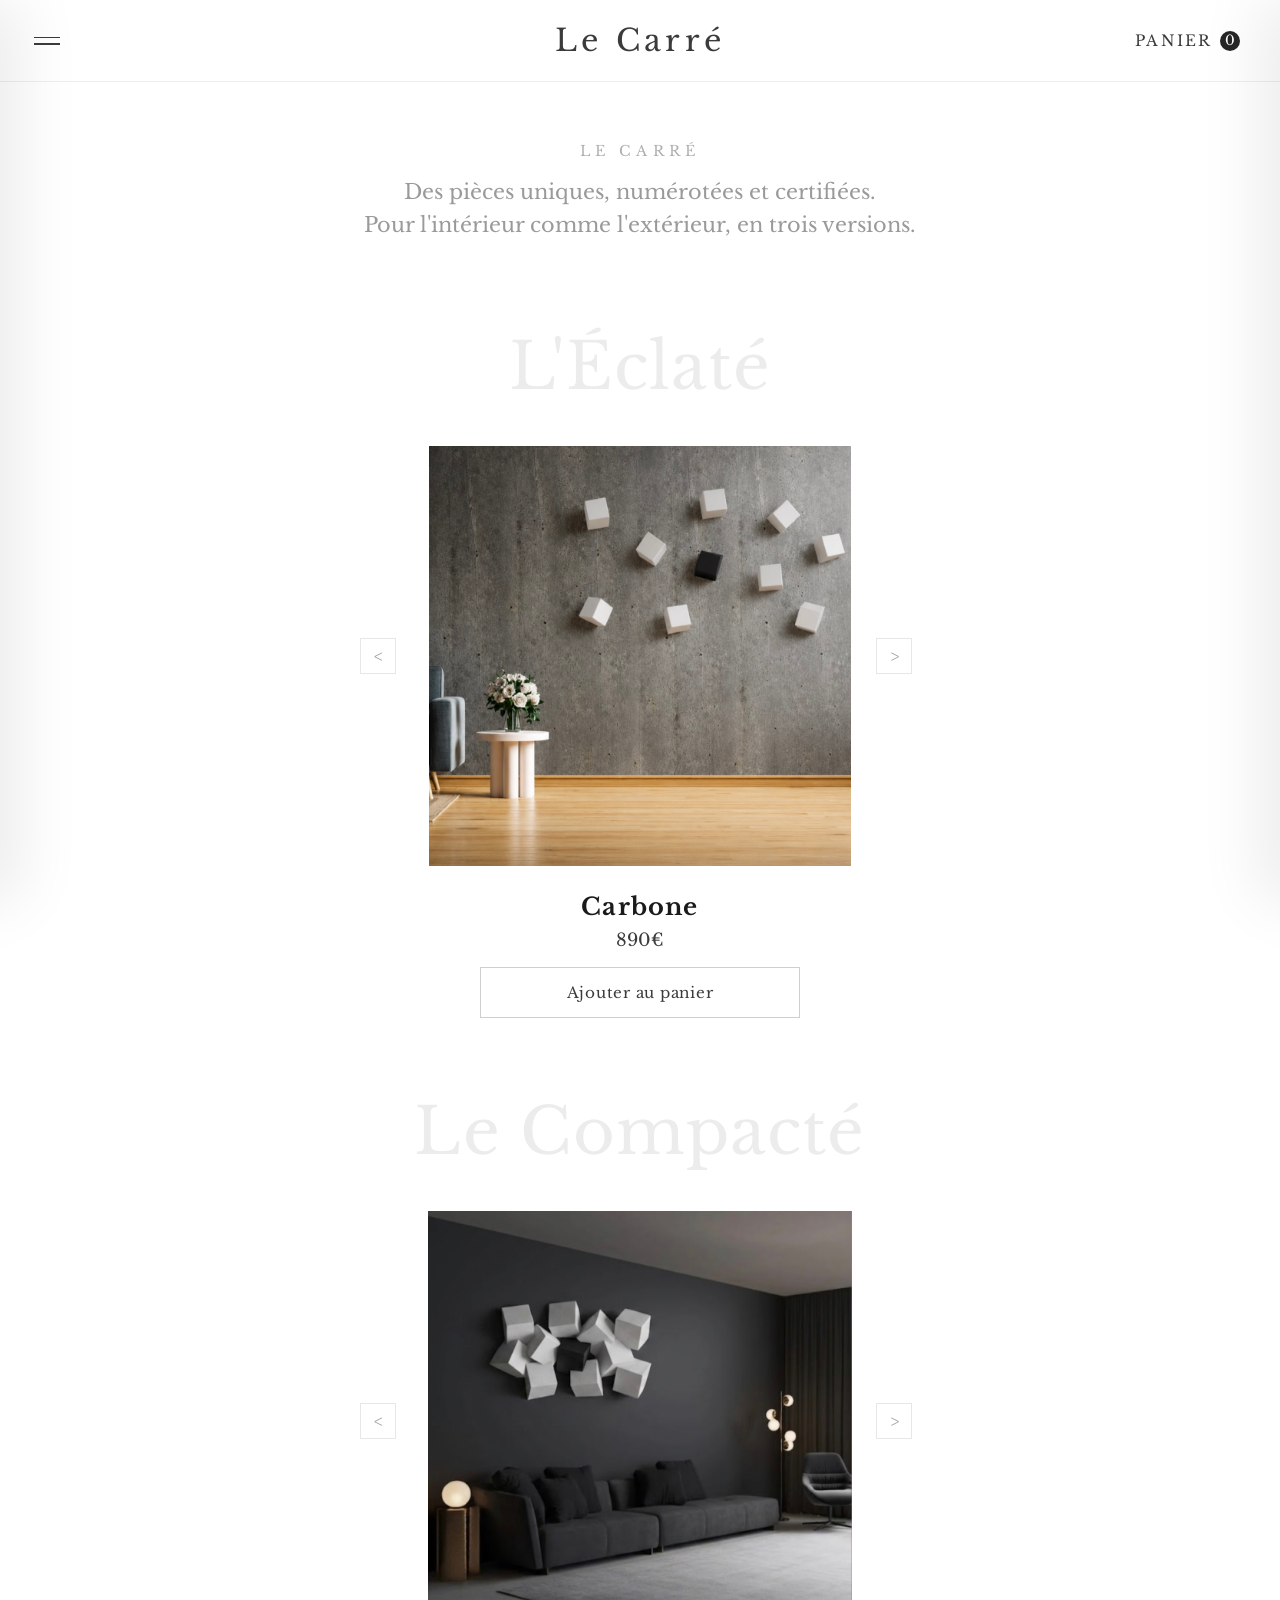
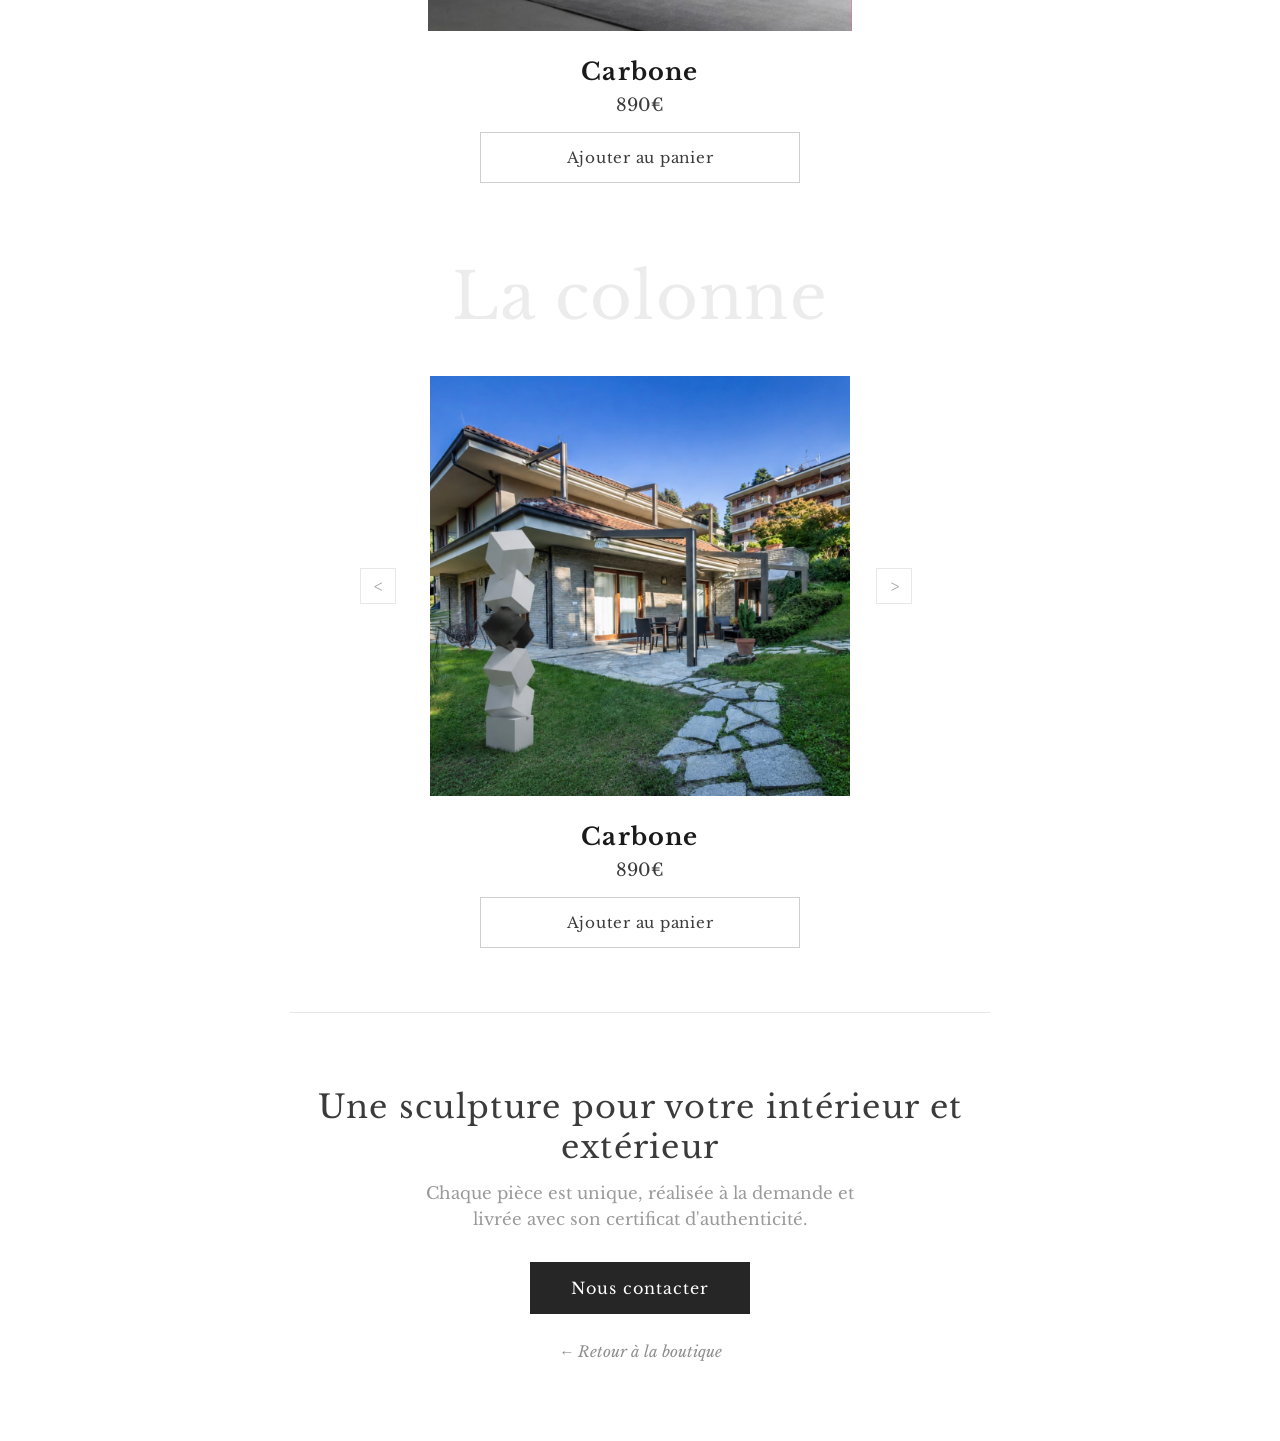
<file: sculpture.html>
<!DOCTYPE html>
<html lang="fr">
<head>
  <meta charset="UTF-8" />
  <meta name="viewport" content="width=device-width, initial-scale=1.0" />
  <title>Le Carré — La Sculpture</title>
  <meta name="description" content="La Sculpture Le Carré — pièces uniques en trois versions, Carbone, Platine, Or. L'Éclaté, Le Compacté, La Colonne." />
  <link href="https://fonts.googleapis.com/css2?family=Libre+Baskerville:ital,wght@0,400;0,700;1,400&display=swap" rel="stylesheet" />
  <link rel="stylesheet" href="styles.css?v=21" />
</head>
<body>

  <header class="site-header is-solid">
    <button class="header-menu" aria-label="Menu"><span></span><span></span></button>
    <a href="index.html" class="header-wordmark">Le Carré</a>
    <button class="header-cart" aria-label="Panier">
      <svg class="cart-icon" viewBox="0 0 24 24" fill="none" stroke="currentColor" stroke-width="1.4" stroke-linecap="round" stroke-linejoin="round" aria-hidden="true">
        <path d="M5.5 8 H18.5 L17.5 20.5 H6.5 Z" />
        <path d="M9 8 V6.5 a3 3 0 0 1 6 0 V8" />
      </svg>
      <span class="cart-label">Panier</span>
      <span class="cart-count" id="cartCount">0</span>
    </button>
  </header>

  <main class="sculpture">

    <section class="sculpture-intro">
      <p class="sculpture-eyebrow">Le Carré</p>
      <p class="sculpture-lead">Des pièces uniques, numérotées et certifiées.<br>Pour l'intérieur comme l'extérieur, en trois versions.</p>
    </section>

    <div id="sculptureList"></div>

    <section class="sculpture-cta">
      <p class="sculpture-cta-title">Une sculpture pour votre intérieur et extérieur</p>
      <p class="sculpture-cta-text">Chaque pièce est unique, réalisée à la demande et livrée avec son certificat d'authenticité.</p>
      <a href="index.html#contact" class="sculpture-cta-btn">Nous contacter</a>
      <a href="index.html" class="sculpture-back">← Retour à la boutique</a>
    </section>

  </main>

  <!-- Menu (tiroir gauche) -->
  <div class="menu-overlay" id="menuOverlay"></div>
  <aside class="menu-drawer" id="menuDrawer" aria-label="Menu">
    <button class="menu-close" id="menuClose" aria-label="Fermer le menu">✕</button>
    <nav class="menu-nav">
      <a href="index.html">La boutique</a>
      <a href="index.html#collection">Le vêtement</a>
      <a href="index.html#histoire" class="menu-sub">L'histoire</a>
      <a href="index.html#fabrication" class="menu-sub">La fabrication</a>
      <a href="index.html#pourquoi" class="menu-sub">Le pourquoi ?</a>
      <a href="couture.html">Haute Couture</a>
      <a href="sculpture.html">La sculpture</a>
    </nav>
    <p class="menu-foot">Le Carré</p>
  </aside>

  <!-- Panier (tiroir droit) -->
  <div class="cart-overlay" id="cartOverlay"></div>
  <aside class="cart-drawer" id="cartDrawer" aria-label="Panier">
    <div class="cart-head">
      <span class="cart-title">Votre panier</span>
      <button class="cart-close" id="cartClose" aria-label="Fermer le panier">✕</button>
    </div>
    <div class="cart-body" id="cartBody"></div>
    <div class="cart-foot">
      <div class="cart-total-row"><span>Total</span><span id="cartTotal">0€</span></div>
      <button class="cart-checkout" id="cartCheckout" disabled>Passer au paiement</button>
      <p class="cart-foot-note">Livraison offerte · retours simplifiés sous 14 jours</p>
    </div>
  </aside>

  <div class="cart-toast" id="cartToast" role="status" aria-live="polite"></div>

  <script src="cart.js?v=21"></script>
  <script src="sculpture.js?v=21"></script>
</body>
</html>
</file>
<file: styles.css>
/* ============================================================
   LE CARRÉ — feuille de style
   Esthétique : luxe minimal, blanc, Baskerville, filigranes.
   ============================================================ */

:root {
  --serif: "Baskerville", "Baskervville", "Libre Baskerville",
           "Hoefler Text", "Times New Roman", Georgia, serif;

  --ink:      #3b3b3b;   /* texte principal        */
  --muted:    #a0a0a0;   /* texte doux, récits     */
  --faint:    #ececec;   /* titres géants filigrane*/
  --line:     #e7e7e7;   /* filets                 */
  --bg:       #ffffff;

  --sky-top:  #9dc1e0;
  --sky-mid:  #bfd8ee;
  --sky-low:  #ffffff;

  --thread-silver: #c1c6cd;
  --thread-gold:   #c6a24e;

  --charcoal: #262626;
}

* { box-sizing: border-box; }

html { scroll-behavior: smooth; }

body {
  margin: 0;
  font-family: var(--serif);
  color: var(--ink);
  background: var(--bg);
  overflow-x: hidden;
  -webkit-font-smoothing: antialiased;
  text-rendering: optimizeLegibility;
}

img { max-width: 100%; display: block; }
button { font-family: inherit; cursor: pointer; }
a { color: inherit; text-decoration: none; }

/* ============ HEADER ============ */
.site-header {
  position: fixed;
  top: 0;
  left: 0;
  right: 0;
  z-index: 50;
  display: grid;
  grid-template-columns: 1fr auto 1fr;
  align-items: center;
  padding: 22px 34px;
  background: transparent;
  border-bottom: 1px solid transparent;
  transition: background 0.4s ease, border-color 0.4s ease, box-shadow 0.4s ease;
}
/* Le logo reste toujours visible ; le reste de la barre (fond, menu, panier)
   n'apparaît qu'au scroll. */
.site-header.is-visible {
  background: rgba(255, 255, 255, 0.85);
  backdrop-filter: blur(14px);
  -webkit-backdrop-filter: blur(14px);
  border-bottom-color: rgba(231, 231, 231, 0.7);
}
/* le menu (hamburger) reste toujours visible ; le panier n'apparaît qu'au scroll */
.header-cart {
  opacity: 0;
  pointer-events: none;
  transition: opacity 0.35s ease;
}
.site-header.is-visible .header-cart,
.site-header.is-solid .header-cart {
  opacity: 1;
  pointer-events: auto;
}
.header-menu { filter: drop-shadow(0 1px 3px rgba(80, 110, 140, 0.5)); transition: filter 0.4s ease; }
.site-header.is-visible .header-menu,
.site-header.is-solid .header-menu { filter: none; }

/* header solide (page couture) */
.site-header.is-solid {
  position: sticky;
  background: rgba(255, 255, 255, 0.92);
  backdrop-filter: blur(14px);
  -webkit-backdrop-filter: blur(14px);
  border-bottom-color: rgba(231, 231, 231, 0.7);
}
.site-header.is-solid .header-wordmark { color: var(--ink); text-shadow: none; }
.header-wordmark {
  grid-column: 2;
  font-size: clamp(1.4rem, 2.4vw, 1.9rem);
  letter-spacing: 0.14em;
  text-align: center;
  /* blanc quand le header est transparent (en haut, sur le hero) */
  color: #ffffff;
  text-shadow: 0 1px 16px rgba(80, 110, 140, 0.55);
  transition: color 0.4s ease, text-shadow 0.4s ease;
}
/* foncé quand la barre blanche apparaît au scroll */
.site-header.is-visible .header-wordmark {
  color: var(--ink);
  text-shadow: none;
}
.header-menu {
  justify-self: start;
  display: inline-flex;
  flex-direction: column;
  gap: 5px;
  border: none;
  background: none;
  padding: 6px 0;
}
.header-menu span {
  width: 26px;
  height: 1.5px;
  background: #ffffff;
  transition: background 0.4s ease;
}
.site-header.is-visible .header-menu span,
.site-header.is-solid .header-menu span { background: var(--ink); }
.header-cart {
  justify-self: end;
  border: none;
  background: none;
  font-size: 0.94rem;
  letter-spacing: 0.14em;
  text-transform: uppercase;
  color: var(--ink);
  display: inline-flex;
  align-items: center;
  gap: 8px;
}
.cart-icon { display: none; width: 21px; height: 21px; }
.cart-label { display: inline; }
.cart-count {
  display: inline-grid;
  place-items: center;
  min-width: 20px;
  height: 20px;
  padding: 0 5px;
  border-radius: 999px;
  background: var(--charcoal);
  color: #fff;
  font-size: 0.85rem;
  letter-spacing: 0;
}

/* ============ HERO ============ */
.hero {
  position: relative;
  height: min(88vh, 760px);
  display: grid;
  place-items: center;
  overflow: hidden;
}
.hero-image {
  position: absolute;
  inset: 0;
  background-image: url('images/hero.jpg');
  background-size: cover;
  background-position: center top;
  background-repeat: no-repeat;
}

/* ============ SECTIONS / TITRES GÉANTS ============ */
.section { position: relative; }

.giant-title {
  margin: 0;
  font-weight: 400;
  font-size: clamp(3.4rem, 15vw, 13rem);
  line-height: 0.95;
  letter-spacing: 0.01em;
  color: var(--faint);
  text-align: center;
  white-space: nowrap;
  user-select: none;
  padding: 0.35em 0 0.15em;
}
.giant-title.on-sky {
  position: relative;
  z-index: 2;
  color: #eef4fa;
  margin: 0 0 0.1em;
}

/* ============ COLLECTION ============ */
.collection { padding-bottom: 90px; }

/* ---- switch Homme / Femme ---- */
.gender-switch {
  display: flex;
  align-items: center;
  justify-content: center;
  gap: 18px;
  margin: -6px 0 74px;
}
.gender-btn {
  border: none;
  background: none;
  font-family: inherit;
  font-size: clamp(1.05rem, 2vw, 1.3rem);
  letter-spacing: 0.12em;
  color: #c2c2c2;
  padding: 6px 4px;
  position: relative;
  transition: color 0.25s ease;
}
.gender-btn:hover { color: #8f8f8f; }
.gender-btn.is-active { color: var(--ink); }
.gender-btn.is-active::after {
  content: "";
  position: absolute;
  left: 4px; right: 4px; bottom: 0;
  height: 1px;
  background: var(--ink);
}
.gender-sep { color: #dcdcdc; }

.products {
  max-width: 720px;
  margin: 0 auto;
  padding: 0 24px;
  display: flex;
  flex-direction: column;
  gap: 120px;
}
/* l'attribut hidden doit l'emporter sur display:flex */
.products[hidden] { display: none; }
.product { text-align: center; }
.product-name {
  margin: 0 0 26px;
  font-weight: 400;
  font-size: clamp(1.5rem, 3vw, 2rem);
  letter-spacing: 0.16em;
  color: #b3b3b3;
}

/* ---- carousel ---- */
.carousel {
  position: relative;
  display: grid;
  grid-template-columns: 44px 1fr 44px;
  align-items: center;
  gap: 8px;
  max-width: 460px;
  margin: 0 auto;
}
.carousel-arrow {
  width: 34px;
  height: 34px;
  border: 1px solid var(--line);
  background: #fff;
  color: #9a9a9a;
  font-size: 1rem;
  transition: all 0.2s ease;
}
.carousel-arrow:hover { border-color: #c9c9c9; color: var(--ink); }
.carousel-viewport { overflow: hidden; min-height: 300px; }
.carousel-track {
  display: flex;
  transition: transform 0.5s cubic-bezier(0.22, 1, 0.36, 1);
}
.slide {
  min-width: 100%;
  display: grid;
  place-items: center;
  padding: 6px;
}
.slide svg { width: 100%; height: auto; max-height: 380px; }
.slide img {
  width: 100%;
  height: auto;
  max-height: 460px;
  object-fit: contain;
}
/* points de pagination désactivés (navigation aux flèches uniquement) */
.carousel-dots { display: none; }

/* gamme à une seule vue : pas de flèches */
.carousel.single { grid-template-columns: 1fr; }
.carousel.single .carousel-arrow { display: none; }

.product-note {
  margin: 20px 0 4px;
  font-style: italic;
  font-size: 0.94rem;
  letter-spacing: 0.03em;
  color: #b0b0b0;
}

/* ---- gammes (Carbone / Platine / Or) ---- */
.gammes {
  display: flex;
  justify-content: center;
  flex-wrap: wrap;
  gap: 12px 30px;
  margin: 26px 0 8px;
}
.gamme-btn {
  border: none;
  background: none;
  font-family: inherit;
  font-size: 1.02rem;
  font-weight: 700;
  letter-spacing: 0.06em;
  color: var(--g);
  opacity: 0.4;
  padding: 6px 4px;
  transition: opacity 0.2s ease;
}
.gamme-btn[data-gamme="carbone"] { --g: #1a1a1a; }
.gamme-btn[data-gamme="platine"] { --g: #9aa1a8; }
.gamme-btn[data-gamme="or"]      { --g: #c6a24e; }
.gamme-btn:hover { opacity: 0.7; }
.gamme-btn.is-selected { opacity: 1; }

.material-note {
  margin: 10px 0 0;
  font-size: 0.92rem;
  font-style: italic;
  letter-spacing: 0.02em;
  color: #c7c7c7;
}

/* ---- choix de la couleur du vêtement ---- */
.colors { display: flex; justify-content: center; gap: 14px; margin: 2px 0 8px; }
.color-btn { border: none; background: none; padding: 4px; line-height: 0; }
.color-chip { display: block; width: 24px; height: 24px; border: 1px solid rgba(0, 0, 0, 0.15); }
.chip-white { background: #fbfbfb; }
.chip-black { background: #161616; }
.chip-lightdenim { background: #cdd9e8; }
.chip-darkdenim { background: #1b2233; }
.color-btn.is-selected .color-chip { outline: 1px solid var(--ink); outline-offset: 2px; }

/* ---- mention drop ---- */
.drop-note {
  text-align: center;
  margin: -44px 0 52px;
  font-style: italic;
  font-size: 0.95rem;
  letter-spacing: 0.06em;
  color: #a8a8a8;
}

/* ---- variantes (couleur + fil) — legacy ---- */
.variants {
  display: flex;
  justify-content: center;
  gap: 40px;
  margin: 26px 0 8px;
  flex-wrap: wrap;
}
.variant-group {
  display: inline-flex;
  align-items: center;
  gap: 10px;
}
.swatch-btn {
  border: none;
  background: none;
  padding: 3px;
  line-height: 0;
}
.variant-group .thread-label { opacity: 0.75; }

/* ---- threads / fil (mode SVG, ex. pantalon) ---- */
.threads {
  display: flex;
  justify-content: center;
  gap: 46px;
  margin: 26px 0 8px;
}
.thread {
  display: inline-flex;
  align-items: center;
  gap: 8px;
  border: none;
  background: none;
  padding: 6px;
  opacity: 0.5;
  transition: opacity 0.2s ease;
}
.thread.is-selected { opacity: 1; }
.thread:hover { opacity: 0.85; }
.thread-label {
  font-style: italic;
  font-size: 1.02rem;
  letter-spacing: 0.04em;
  color: #6f6f6f;
}
.swatch {
  width: 42px;
  height: 34px;
  border: 1px solid rgba(0,0,0,0.18);
  position: relative;
  overflow: hidden;
  display: block;
}
.swatch-white     { background: #fbfbfb; }
.swatch-black     { background: #141414; }
.swatch-lightnavy { background: #dbe3ee; }
.swatch-navy      { background: #171d2b; }
/* la couture (fil doré / argenté) est dessinée en SVG par le script */
.swatch svg { position: absolute; inset: 0; width: 100%; height: 100%; }

.thread.is-selected .swatch,
.swatch-btn.is-selected .swatch {
  outline: 1px solid var(--ink);
  outline-offset: 2px;
}

/* ---- sizes ---- */
.sizes {
  display: flex;
  align-items: center;
  justify-content: center;
  gap: 22px;
  margin: 30px 0 20px;
  border-top: 1px solid var(--line);
  border-bottom: 1px solid var(--line);
  padding: 14px 0;
}
.sizes-label {
  font-size: 1rem;
  letter-spacing: 0.06em;
  color: #8f8f8f;
}
.size-options { display: flex; gap: 4px; flex-wrap: wrap; justify-content: center; }
.size {
  border: none;
  background: none;
  color: #b7b7b7;
  font-size: 0.94rem;
  letter-spacing: 0.05em;
  padding: 6px 8px;
  transition: color 0.15s ease;
}
.size:hover { color: #6f6f6f; }
.size.is-selected {
  color: var(--ink);
  border-bottom: 1px solid var(--ink);
}

/* ---- add to cart ---- */
.add-to-cart {
  width: 100%;
  max-width: 460px;
  margin: 0 auto;
  display: block;
  border: 1px solid #cfcfcf;
  background: #fff;
  color: var(--ink);
  font-size: 1.05rem;
  letter-spacing: 0.05em;
  padding: 15px 20px;
  transition: all 0.22s ease;
}
.add-to-cart:hover {
  background: var(--charcoal);
  color: #fff;
  border-color: var(--charcoal);
}
/* --- mode « prévenez-moi » (fil argenté, drop du 2) --- */
.notify { display: none; max-width: 460px; margin: 0 auto; text-align: center; }
.product.notify-mode .notify { display: block; }
.product.notify-mode .add-to-cart { display: none; }
.product.notify-mode .sizes { display: none; }

.notify-text {
  margin: 0 0 16px;
  font-size: 1.05rem;
  line-height: 1.6;
  color: #8f8f8f;
}
.notify-text em { font-style: italic; color: #6f6f6f; }
.notify-price { color: var(--ink); font-size: 1.05rem; letter-spacing: 0.02em; }
.notify-form { display: flex; flex-direction: column; gap: 10px; }
.notify-form input {
  border: 1px solid #cfcfcf;
  padding: 14px;
  font-family: inherit;
  font-size: 1rem;
  color: var(--ink);
  text-align: center;
}
.notify-form input::placeholder { color: #bcbcbc; }
.notify-form button {
  border: 1px solid var(--charcoal);
  background: var(--charcoal);
  color: #fff;
  padding: 15px 20px;
  font-size: 1.05rem;
  letter-spacing: 0.05em;
  transition: opacity 0.2s ease;
}
.notify-form button:hover { opacity: 0.88; }

/* ============ FABRICATION / SKY ============ */
.fabrication { margin-top: 40px; }
.sky {
  position: relative;
  min-height: 660px;
  display: flex;
  flex-direction: column;
  align-items: center;
  padding: 28px 24px 96px;
  overflow: hidden;
  background:
    radial-gradient(60% 45% at 78% 22%, rgba(255,255,255,0.85), transparent 60%),
    radial-gradient(55% 40% at 20% 68%, rgba(255,255,255,0.9), transparent 60%),
    linear-gradient(180deg, var(--sky-top) 0%, var(--sky-mid) 52%, var(--sky-low) 100%);
}
/* les arguments se centrent dans l'espace bleu sous le titre */
.sky .features { margin: auto 0; }
.features {
  list-style: none;
  margin: 0;
  padding: 0;
  width: min(880px, 100%);
  display: grid;
  grid-template-columns: 1fr 1fr;
  gap: 60px 40px;
}
.feature {
  font-size: clamp(1.5rem, 3.4vw, 2.5rem);
  line-height: 1.15;
  letter-spacing: 0.02em;
  text-align: center;
}
.feature.f1 { color: #7ba7ce; justify-self: center; align-self: start; }
.feature.f2 { color: #7ba7ce; justify-self: center; align-self: start; }
.feature.f3 { color: #7ba7ce; justify-self: center; align-self: end; }
.feature.f4 { color: #a9cdec; justify-self: center; align-self: end; }

/* ============ POURQUOI ============ */
.pourquoi { padding-bottom: 40px; }
.story {
  max-width: 820px;
  margin: 0 auto;
  padding: 30px 28px 70px;
  text-align: center;
}
.story p {
  margin: 0 0 46px;
  font-size: clamp(1.35rem, 3vw, 2.15rem);
  line-height: 1.4;
  color: #b0b0b0;
}
.story .signature {
  font-style: italic;
  font-size: clamp(1.2rem, 2.4vw, 1.7rem);
  color: #bdbdbd;
}

/* ============ L'HISTOIRE / 3 VERSIONS ============ */
.histoire { padding-bottom: 30px; }
.histoire-intro { max-width: 780px; margin: 0 auto; padding: 6px 28px 52px; text-align: center; }
.histoire-intro p {
  margin: 0;
  font-size: clamp(1.15rem, 2.4vw, 1.55rem);
  line-height: 1.6;
  color: #9a9a9a;
}
.tiers {
  max-width: 1000px;
  margin: 0 auto;
  padding: 0 28px 20px;
  display: grid;
  grid-template-columns: repeat(3, 1fr);
  gap: 34px;
}
.tier {
  border-top: 2px solid var(--tier, #cfcfcf);
  padding: 26px 8px 0;
  text-align: center;
}
.tier--carbone { --tier: #3a3a3a; }
.tier--platine { --tier: #b3bcc4; }
.tier--or      { --tier: #c6a24e; }
.tier-name {
  display: block;
  font-size: clamp(1.5rem, 3vw, 2rem);
  letter-spacing: 0.06em;
  color: var(--ink);
}
.tier-word {
  display: block;
  font-style: italic;
  font-size: 0.9rem;
  letter-spacing: 0.22em;
  text-transform: uppercase;
  color: #b0b0b0;
  margin: 10px 0 18px;
}
.tier-desc { margin: 0; font-size: 1.02rem; line-height: 1.7; color: #9a9a9a; }
@media (max-width: 720px) {
  .tiers { grid-template-columns: 1fr; gap: 40px; padding: 0 24px 20px; }
  .histoire-intro { padding-bottom: 40px; }
}

/* ============ FOOTER ============ */
.site-footer {
  border-top: 1px solid var(--line);
  color: #9c9c9c;
  font-size: 1rem;
}
.assurances {
  display: grid;
  grid-template-columns: 1fr 1fr;
  border-bottom: 1px solid var(--line);
}
.assurance {
  text-align: center;
  padding: 40px 24px;
}
.assurance:first-child { border-right: 1px solid var(--line); }
.assurance-title {
  margin: 0 0 12px;
  font-size: 1rem;
  letter-spacing: 0.04em;
  color: #808080;
}
.assurance-text { margin: 0; line-height: 1.7; color: #b2b2b2; }

.footer-mid {
  display: grid;
  grid-template-columns: 1fr 1fr;
}
.footer-mid > * { padding: 46px 40px; }
.newsletter { border-right: 1px solid var(--line); text-align: center; }
.help { text-align: center; }
.newsletter-title,
.help-title {
  margin: 0 0 18px;
  font-size: 1.05rem;
  color: #6f6f6f;
  letter-spacing: 0.03em;
}
.newsletter-text {
  margin: 0 auto 22px;
  line-height: 1.7;
  color: #b0b0b0;
  max-width: 460px;
}
.newsletter-form { display: flex; flex-direction: column; gap: 10px; max-width: 520px; margin: 0 auto; }
.newsletter-form input {
  border: 1px solid var(--line);
  padding: 13px 14px;
  font-family: inherit;
  font-size: 1rem;
  color: var(--ink);
}
.newsletter-form input::placeholder { color: #bcbcbc; }
.newsletter-form button {
  border: none;
  background: var(--charcoal);
  color: #fff;
  padding: 15px;
  letter-spacing: 0.22em;
  font-size: 0.9rem;
  transition: background 0.2s ease;
}
.newsletter-form button:hover { background: #000; }

.help-hours { margin: 0 0 26px; line-height: 1.7; color: #b0b0b0; }
.help-links { display: flex; flex-wrap: wrap; gap: 28px; justify-content: center; }
.help-links a {
  font-style: italic;
  color: #8a8a8a;
  border-bottom: 1px solid transparent;
  transition: border-color 0.2s;
}
.help-links a:hover { border-color: #b8b8b8; }

.footer-links {
  display: flex;
  justify-content: space-between;
  align-items: center;
  gap: 24px;
  flex-wrap: wrap;
  padding: 34px 40px;
  border-top: 1px solid var(--line);
}
.footer-cols {
  display: flex;
  gap: 46px;
  flex-wrap: wrap;
  color: #7f7f7f;
}
.socials { text-align: right; }
.socials-title { margin: 0 0 10px; color: #7f7f7f; }
.socials nav { display: flex; gap: 20px; flex-wrap: wrap; }
.socials nav a {
  font-size: 0.94rem;
  color: #9c9c9c;
  border-bottom: 1px solid transparent;
  transition: border-color 0.2s;
}
.socials nav a:hover { border-color: #b8b8b8; }

.footer-bottom {
  display: grid;
  grid-template-columns: 1fr auto 1fr;
  align-items: center;
  gap: 20px;
  padding: 30px 40px 44px;
  border-top: 1px solid var(--line);
}
.fb-brand { display: inline-flex; align-items: center; gap: 8px; font-size: 1.05rem; color: #6f6f6f; }
.fb-brand .dot { font-size: 1.1rem; }
.fb-logo {
  justify-self: center;
  font-size: clamp(1.4rem, 3vw, 2.1rem);
  letter-spacing: 0.14em;
  color: #d6d6d6;
}
.fb-region { justify-self: end; text-align: right; line-height: 1.8; color: #8f8f8f; }
.chev { font-size: 0.7em; opacity: 0.7; }

/* ============ CART TOAST ============ */
.cart-toast {
  position: fixed;
  right: 26px;
  bottom: 26px;
  z-index: 100;
  background: var(--charcoal);
  color: #fff;
  padding: 15px 22px;
  font-size: 1rem;
  letter-spacing: 0.04em;
  opacity: 0;
  transform: translateY(14px);
  pointer-events: none;
  transition: opacity 0.28s ease, transform 0.28s ease;
  max-width: 320px;
}
.cart-toast.is-visible { opacity: 1; transform: translateY(0); }

/* ============ RESPONSIVE ============ */
@media (max-width: 720px) {
  .site-header { padding: 16px 18px; }
  /* mobile : le mot « Panier » laisse place à un picto */
  .header-cart { font-size: 0.85rem; gap: 6px; }
  .cart-label { display: none; }
  .cart-icon { display: block; }

  .gender-switch { margin: 0 0 54px; }

  .products { padding: 0 16px; gap: 76px; }
  .product-name { margin-bottom: 20px; }

  /* carrousel : flèches plus fines -> image plus grande, moins de vide */
  .carousel { grid-template-columns: 30px 1fr 30px; gap: 4px; }
  .carousel-arrow { width: 30px; height: 44px; }
  .carousel-viewport { min-height: 0; }
  .slide img { max-height: 68vh; }

  /* variantes sur UNE seule ligne sur mobile */
  .variants { flex-wrap: nowrap; gap: 10px; margin-top: 22px; }
  .variant-group { gap: 5px; }
  .variants .swatch { width: 33px; height: 26px; }
  .variants .thread-label { font-size: 0.82rem; white-space: nowrap; }
  .threads { gap: 24px; flex-wrap: wrap; }
  .sizes { flex-direction: column; gap: 12px; padding: 16px 0; }
  .size-options { gap: 2px; }
  .features { grid-template-columns: 1fr; gap: 34px; }
  .feature { align-self: center !important; }

  /* footer */
  .assurances,
  .footer-mid,
  .footer-bottom { grid-template-columns: 1fr; }
  .footer-mid > * { padding: 34px 24px; }
  .assurance:first-child,
  .newsletter { border-right: none; border-bottom: 1px solid var(--line); }
  .footer-bottom { justify-items: center; text-align: center; gap: 16px; }
  .fb-region { justify-self: center; text-align: center; }
  .footer-links { flex-direction: column; align-items: center; text-align: center; padding: 30px 24px; }
  .footer-cols { justify-content: center; gap: 24px 32px; }
  .socials { text-align: center; }
  .socials nav { justify-content: center; }

  /* panier */
  .cart-drawer { width: 100vw; }
}

/* ============ MENU (tiroir gauche) ============ */
.menu-overlay {
  position: fixed; inset: 0; z-index: 90;
  background: rgba(20, 20, 20, 0.32);
  opacity: 0; pointer-events: none;
  transition: opacity 0.35s ease;
}
.menu-overlay.is-open { opacity: 1; pointer-events: auto; }
.menu-drawer {
  position: fixed; top: 0; left: 0; bottom: 0; z-index: 95;
  width: min(360px, 86vw);
  background: #fff;
  transform: translateX(-100%);
  transition: transform 0.4s cubic-bezier(0.22, 1, 0.36, 1);
  box-shadow: 20px 0 60px rgba(0, 0, 0, 0.08);
  display: flex; flex-direction: column;
  padding: 24px 30px 30px;
}
.menu-drawer.is-open { transform: translateX(0); }
.menu-close { align-self: flex-end; border: none; background: none; font-size: 1rem; color: #8f8f8f; }
.menu-close:hover { color: var(--ink); }
.menu-nav { display: flex; flex-direction: column; margin-top: 26px; }
.menu-nav a {
  font-size: clamp(1.5rem, 5vw, 2rem);
  letter-spacing: 0.02em;
  color: var(--ink);
  padding: 15px 0;
  border-bottom: 1px solid var(--line);
  transition: color 0.2s ease;
}
.menu-nav a:hover { color: #8f8f8f; }
.menu-nav a.menu-sub {
  font-size: clamp(1.05rem, 3.2vw, 1.3rem);
  font-style: italic;
  color: #a8a8a8;
  padding: 10px 0 10px 18px;
  border-bottom: none;
}
.menu-nav a.menu-sub:hover { color: #7a7a7a; }
.menu-foot { margin-top: auto; font-size: 1rem; letter-spacing: 0.2em; color: #cfcfcf; }

/* ============ PANIER (tiroir) ============ */
.cart-count.has-items { background: var(--charcoal); }
.cart-overlay {
  position: fixed; inset: 0; z-index: 90;
  background: rgba(20, 20, 20, 0.32);
  opacity: 0; pointer-events: none;
  transition: opacity 0.35s ease;
}
.cart-overlay.is-open { opacity: 1; pointer-events: auto; }
.cart-drawer {
  position: fixed; top: 0; right: 0; bottom: 0; z-index: 95;
  width: min(420px, 92vw);
  background: #fff;
  display: flex; flex-direction: column;
  transform: translateX(100%);
  transition: transform 0.4s cubic-bezier(0.22, 1, 0.36, 1);
  box-shadow: -20px 0 60px rgba(0, 0, 0, 0.08);
}
.cart-drawer.is-open { transform: translateX(0); }
.cart-head {
  display: flex; align-items: center; justify-content: space-between;
  padding: 24px 26px; border-bottom: 1px solid var(--line);
}
.cart-title { font-size: 1.3rem; letter-spacing: 0.08em; }
.cart-close { border: none; background: none; font-size: 1rem; color: #8f8f8f; }
.cart-close:hover { color: var(--ink); }
.cart-body { flex: 1; overflow-y: auto; padding: 12px 26px; }
.cart-empty { color: #a8a8a8; text-align: center; margin: 60px 0; font-style: italic; }
.cart-line {
  display: grid; grid-template-columns: 66px 1fr auto; gap: 14px;
  align-items: start; padding: 18px 0; border-bottom: 1px solid var(--line);
}
.cl-img { width: 66px; height: 82px; object-fit: cover; background: #f6f6f6; }
.cl-name { margin: 0 0 4px; font-size: 1rem; letter-spacing: 0.04em; }
.cl-variant { margin: 0 0 10px; font-size: 0.9rem; font-style: italic; color: #9a9a9a; }
.cl-qty { display: flex; align-items: center; gap: 10px; }
.qty-btn {
  width: 24px; height: 24px; border: 1px solid var(--line);
  background: #fff; color: var(--ink); font-size: 0.96rem; line-height: 1;
}
.qty-btn:hover { border-color: #c9c9c9; }
.qty-val { min-width: 16px; text-align: center; font-size: 1rem; }
.cl-remove {
  border: none; background: none; color: #b0b0b0; font-style: italic;
  font-size: 0.88rem; margin-left: 6px; text-decoration: underline;
}
.cl-remove:hover { color: #6f6f6f; }
.cl-price { margin: 0; font-size: 1.05rem; }
.cart-foot { padding: 20px 26px 26px; border-top: 1px solid var(--line); }
.cart-total-row {
  display: flex; justify-content: space-between; align-items: baseline;
  font-size: 1.15rem; letter-spacing: 0.04em; margin-bottom: 16px;
}
.cart-checkout {
  width: 100%; border: none; background: var(--charcoal); color: #fff;
  padding: 16px; font-family: inherit; font-size: 1.05rem; letter-spacing: 0.08em;
  transition: background 0.2s ease;
}
.cart-checkout:hover:not([disabled]) { background: #000; }
.cart-checkout[disabled] { background: #d8d8d8; cursor: default; }
.cart-foot-note { margin: 12px 0 0; text-align: center; font-size: 0.85rem; color: #b0b0b0; letter-spacing: 0.04em; }

/* ============ PAGE CHECKOUT ============ */
.checkout-header {
  display: grid; grid-template-columns: 1fr auto 1fr; align-items: center;
  padding: 22px 34px; border-bottom: 1px solid var(--line);
}
.co-back { justify-self: start; font-size: 1.2rem; color: #8f8f8f; }
.co-back:hover { color: var(--ink); }
.co-logo { grid-column: 2; color: var(--ink) !important; text-shadow: none !important; }
.co-secure { justify-self: end; font-size: 0.88rem; letter-spacing: 0.14em; text-transform: uppercase; color: #a0a0a0; }
.checkout {
  max-width: 1080px; margin: 0 auto; padding: 50px 28px 90px;
  display: grid; grid-template-columns: 1.2fr 0.9fr; gap: 60px; align-items: start;
}
.co-step {
  font-weight: 400; font-size: 1.35rem; letter-spacing: 0.04em;
  margin: 34px 0 18px; color: #4a4a4a;
}
.co-step:first-child { margin-top: 0; }
.co-row { display: flex; gap: 16px; }
.co-field { margin-bottom: 16px; flex: 1; }
.co-field-sm { flex: 0 0 34%; }
.co-field label { display: block; font-size: 0.92rem; letter-spacing: 0.05em; color: #8f8f8f; margin-bottom: 6px; }
.co-field input,
.co-field select {
  width: 100%; border: 1px solid #cfcfcf; padding: 13px 14px;
  font-family: inherit; font-size: 1.05rem; color: var(--ink); background: #fff;
}
.co-field input:focus,
.co-field select:focus { outline: none; border-color: #9a9a9a; }
.co-payment {
  border: 1px solid var(--line); padding: 20px; background: #fafafa;
}
.co-payment-lock { font-size: 1rem; color: #6f6f6f; margin-bottom: 14px; letter-spacing: 0.03em; }
.co-payment-placeholder {
  border: 1px dashed #cbcbcb; border-radius: 2px; background: #fff;
  padding: 26px; text-align: center; color: #b0b0b0; font-style: italic; font-size: 1rem;
}
.co-pay-btn {
  width: 100%; margin-top: 26px; border: none; background: var(--charcoal); color: #fff;
  padding: 17px; font-family: inherit; font-size: 1rem; letter-spacing: 0.08em;
  transition: background 0.2s ease;
}
.co-pay-btn:hover:not([disabled]) { background: #000; }
.co-pay-btn[disabled] { background: #d8d8d8; cursor: default; }
.co-legal { margin: 14px 0 0; font-size: 0.85rem; color: #b0b0b0; text-align: center; }

.checkout-summary { background: #fafafa; border: 1px solid var(--line); padding: 28px; position: sticky; top: 24px; }
.co-summary-title { font-weight: 400; font-size: 1.2rem; letter-spacing: 0.06em; margin: 0 0 20px; }
.co-empty { color: #a8a8a8; font-style: italic; }
.co-item { display: grid; grid-template-columns: 54px 1fr auto; gap: 14px; align-items: center; padding: 12px 0; border-bottom: 1px solid var(--line); }
.co-item-thumb { position: relative; width: 54px; }
.co-item-thumb img { width: 54px; height: 66px; object-fit: cover; background: #f0f0f0; }
.co-item-qty {
  position: absolute; top: -8px; right: -8px; min-width: 20px; height: 20px;
  display: grid; place-items: center; padding: 0 5px;
  background: var(--charcoal); color: #fff; border-radius: 999px; font-size: 0.82rem;
}
.co-item-name { margin: 0 0 3px; font-size: 1.02rem; letter-spacing: 0.03em; }
.co-item-variant { margin: 0; font-size: 0.86rem; font-style: italic; color: #9a9a9a; }
.co-item-price { margin: 0; font-size: 1rem; }
.co-totals { margin-top: 18px; }
.co-total-line { display: flex; justify-content: space-between; padding: 7px 0; color: #6f6f6f; font-size: 1.05rem; }
.co-free { color: #8aa98a; }
.co-total-grand { border-top: 1px solid var(--line); margin-top: 6px; padding-top: 14px; color: var(--ink); font-size: 1.2rem; letter-spacing: 0.04em; }
.co-continue { display: inline-block; margin-top: 20px; font-style: italic; font-size: 0.96rem; color: #8f8f8f; }
.co-continue:hover { color: var(--ink); }

@media (max-width: 820px) {
  .checkout { grid-template-columns: 1fr; gap: 36px; padding-top: 34px; }
  .checkout-summary { position: static; order: -1; }
}
@media (max-width: 720px) {
  .checkout-header { padding: 16px 18px; }
  .co-secure { display: none; }
  .checkout { padding: 30px 18px 70px; }
  .co-row { flex-direction: column; gap: 0; }
  .co-field-sm { flex: 1; }
  .checkout-summary { padding: 22px; }
}

/* ============ PAGE HAUTE COUTURE ============ */
.couture { padding-bottom: 60px; }
.couture-intro { text-align: center; padding: 74px 24px 30px; }
.couture-eyebrow { margin: 0 0 18px; font-size: 0.9rem; letter-spacing: 0.35em; text-transform: uppercase; color: #b0b0b0; }
.couture-title { margin: 0; font-weight: 400; font-size: clamp(2.6rem, 9vw, 6rem); letter-spacing: 0.04em; color: var(--ink); }
.couture-lead { margin: 26px auto 0; max-width: 620px; font-size: clamp(1.2rem, 2.6vw, 1.7rem); line-height: 1.5; color: #9a9a9a; }
.couture-appt { margin: 22px 0 0; font-style: italic; font-size: 1.05rem; letter-spacing: 0.1em; color: #bcbcbc; }

.couture-gallery { max-width: 1100px; margin: 0 auto; padding: 46px 24px; display: flex; flex-direction: column; gap: 120px; }
.couture-piece { margin: 0; display: grid; grid-template-columns: 1fr 1fr; gap: 54px; align-items: center; }
.couture-piece:nth-child(even) .cp-media { order: 2; }
.cp-media img { width: 100%; height: auto; display: block; background: #f6f6f6; }
.cp-caption { padding: 0 10px; }
.cp-index { display: block; font-size: 0.9rem; letter-spacing: 0.2em; color: #cccccc; margin-bottom: 16px; }
.cp-name { margin: 0 0 18px; font-weight: 400; font-size: clamp(1.6rem, 3.4vw, 2.4rem); letter-spacing: 0.04em; color: var(--ink); }
.cp-desc { margin: 0; font-size: 1.05rem; line-height: 1.7; color: #9a9a9a; max-width: 380px; }

.couture-cta { text-align: center; padding: 70px 24px 30px; border-top: 1px solid var(--line); max-width: 700px; margin: 50px auto 0; }
.couture-cta-title { margin: 0 0 14px; font-size: clamp(1.5rem, 3vw, 2rem); letter-spacing: 0.04em; color: var(--ink); }
.couture-cta-text { margin: 0 auto 28px; max-width: 460px; font-size: 1.05rem; line-height: 1.6; color: #9a9a9a; }
.couture-cta-btn { display: inline-block; border: 1px solid var(--charcoal); background: var(--charcoal); color: #fff; padding: 15px 40px; font-size: 1rem; letter-spacing: 0.06em; transition: opacity 0.2s ease; }
.couture-cta-btn:hover { opacity: 0.88; }
.couture-back { display: block; margin-top: 28px; font-style: italic; font-size: 0.95rem; color: #8f8f8f; }
.couture-back:hover { color: var(--ink); }

@media (max-width: 720px) {
  .couture-intro { padding: 50px 18px 18px; }
  .couture-gallery { gap: 66px; padding: 32px 18px; }
  .couture-piece { grid-template-columns: 1fr; gap: 22px; }
  .couture-piece:nth-child(even) .cp-media { order: 0; }
  .cp-caption { text-align: center; padding: 0; }
  .cp-desc { margin: 0 auto; max-width: 100%; }
}

/* ============ PAGE LA SCULPTURE ============ */
.sculpture { padding-bottom: 50px; }
.sculpture-intro { text-align: center; padding: 60px 24px 10px; }
.sculpture-eyebrow { margin: 0 0 16px; font-size: 0.9rem; letter-spacing: 0.35em; text-transform: uppercase; color: #b0b0b0; }
.sculpture-lead { margin: 0 auto; max-width: 560px; font-size: clamp(1.05rem, 2.2vw, 1.3rem); line-height: 1.6; color: #9a9a9a; }

/* --- une pièce : titre + carrousel Carbone / Argent / Or --- */
.sculpture-piece { text-align: center; padding: 74px 24px 0; }
.sculpture-piece-title {
  margin: 0 0 40px;
  font-weight: 400;
  font-size: clamp(2.2rem, 6.4vw, 4rem);
  letter-spacing: 0.02em;
  color: var(--faint);
}

.sc-carousel {
  position: relative;
  display: grid;
  grid-template-columns: 44px 1fr 44px;
  align-items: center;
  gap: 10px;
  max-width: 560px;
  margin: 0 auto;
}
.sc-arrow {
  width: 36px; height: 36px;
  border: 1px solid var(--line);
  background: #fff;
  color: #9a9a9a;
  font-size: 1rem;
  transition: all 0.2s ease;
}
.sc-arrow:hover { border-color: #c9c9c9; color: var(--ink); }
.sc-viewport { overflow: hidden; }
.sc-track { display: flex; transition: transform 0.5s cubic-bezier(0.22, 1, 0.36, 1); }
.sc-slide {
  min-width: 100%;
  height: 420px;
  display: flex;
  align-items: center;
  justify-content: center;
}
/* photo entière visible, centrée, jamais rognée, sans encadré */
.sc-slide img { max-width: 100%; max-height: 100%; object-fit: contain; display: block; margin: 0 auto; }

.sc-caption {
  display: block;
  margin-top: 26px;
  font-weight: 700;
  font-size: clamp(1.1rem, 2.4vw, 1.5rem);
  letter-spacing: 0.05em;
  color: var(--g);
}
.sc-caption.carbone { --g: #1a1a1a; }
.sc-caption.platine { --g: #9aa1a8; }
.sc-caption.or      { --g: #c6a24e; }
.sc-price { margin: 8px 0 0; font-size: 1.1rem; color: var(--ink); }
.sc-add {
  display: block;
  width: 100%;
  max-width: 320px;
  margin: 16px auto 0;
  border: 1px solid #cfcfcf;
  background: #fff;
  color: var(--ink);
  font-family: inherit;
  font-size: 0.95rem;
  letter-spacing: 0.05em;
  padding: 15px 20px;
  transition: all 0.2s ease;
}
.sc-add:hover { background: var(--charcoal); color: #fff; border-color: var(--charcoal); }

.sculpture-cta { text-align: center; padding: 74px 24px 30px; border-top: 1px solid var(--line); max-width: 700px; margin: 64px auto 0; }
.sculpture-cta-title { margin: 0 0 14px; font-size: clamp(1.5rem, 3vw, 2rem); letter-spacing: 0.04em; color: var(--ink); }
.sculpture-cta-text { margin: 0 auto 28px; max-width: 460px; font-size: 1.05rem; line-height: 1.6; color: #9a9a9a; }
.sculpture-cta-btn { display: inline-block; border: 1px solid var(--charcoal); background: var(--charcoal); color: #fff; padding: 15px 40px; font-size: 1rem; letter-spacing: 0.06em; transition: opacity 0.2s ease; }
.sculpture-cta-btn:hover { opacity: 0.88; }
.sculpture-back { display: block; margin-top: 28px; font-style: italic; font-size: 0.95rem; color: #8f8f8f; }
.sculpture-back:hover { color: var(--ink); }

@media (max-width: 720px) {
  .sculpture-intro { padding: 44px 18px 4px; }
  .sculpture-piece { padding: 54px 18px 0; }
  .sculpture-piece-title { margin-bottom: 28px; }
  .sc-carousel { grid-template-columns: 30px 1fr 30px; gap: 4px; }
  .sc-arrow { width: 30px; height: 44px; }
  .sc-slide { height: 300px; }
}
</file>
